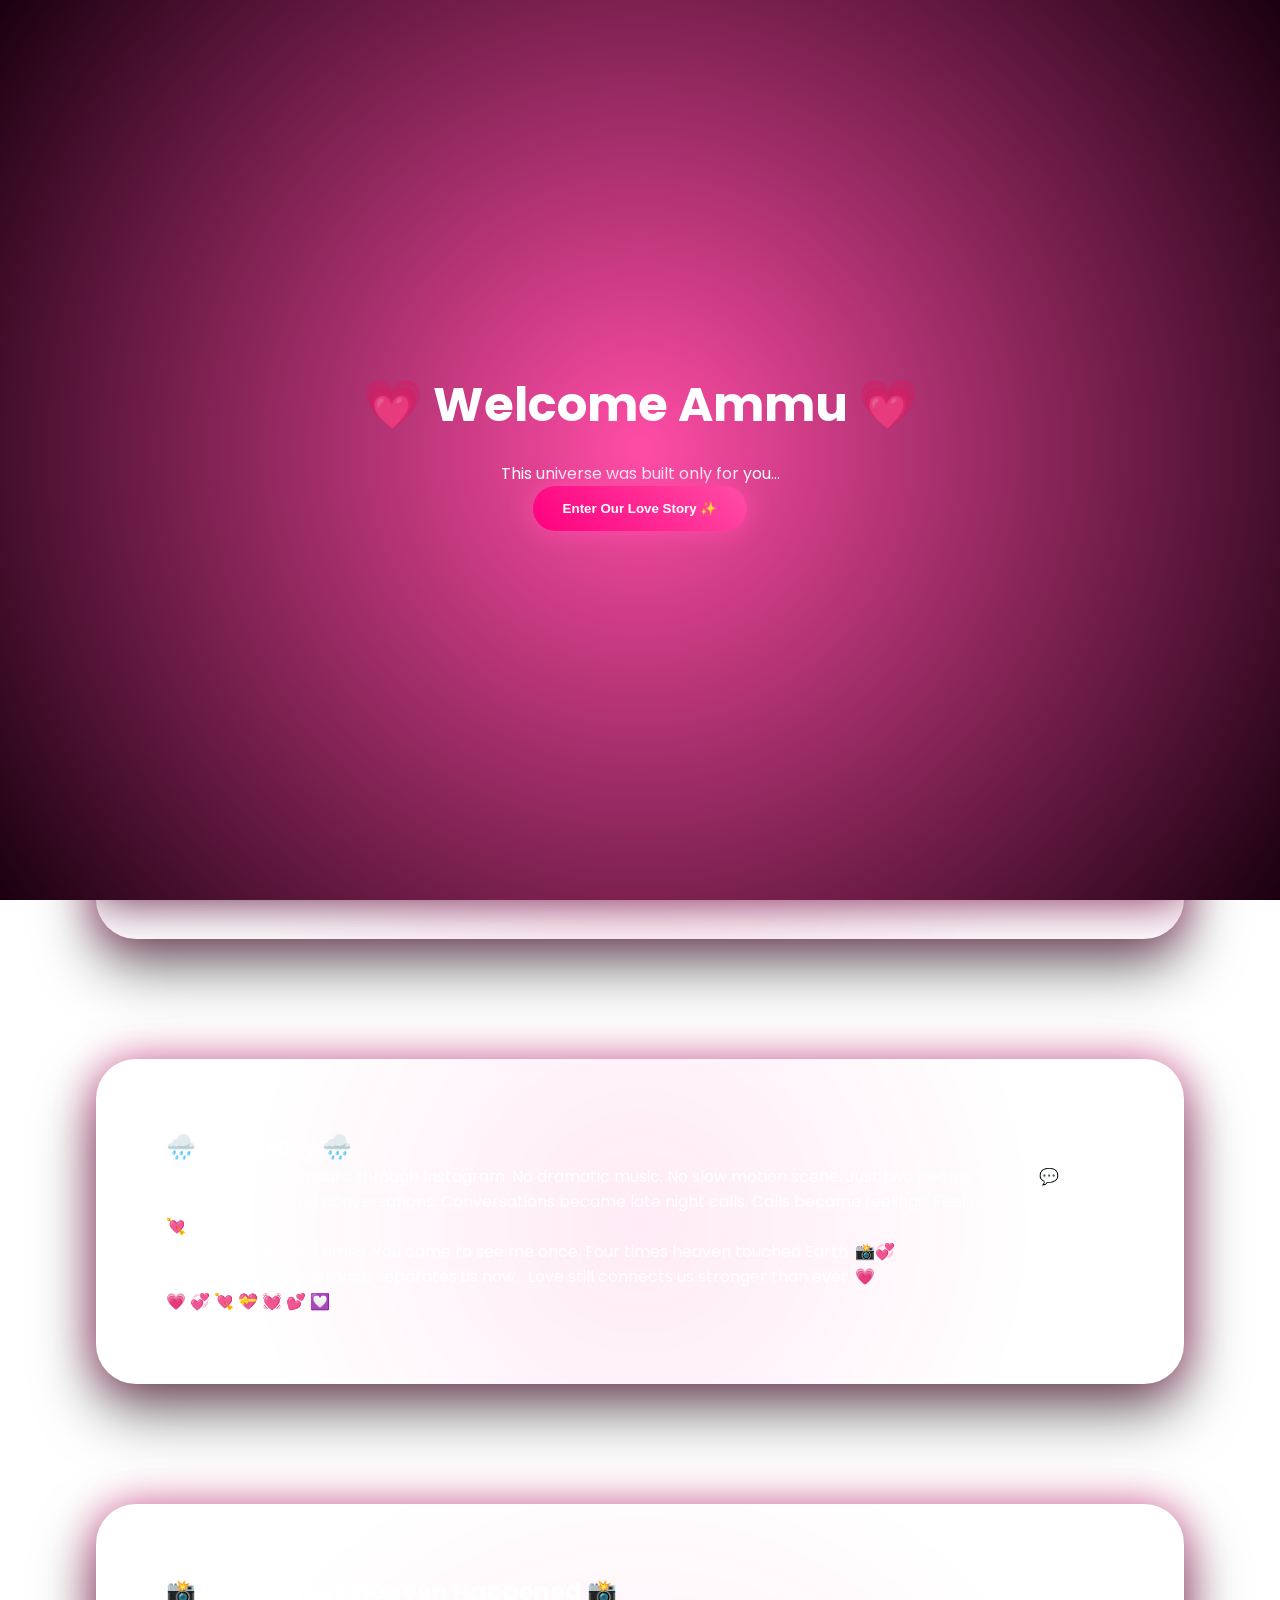
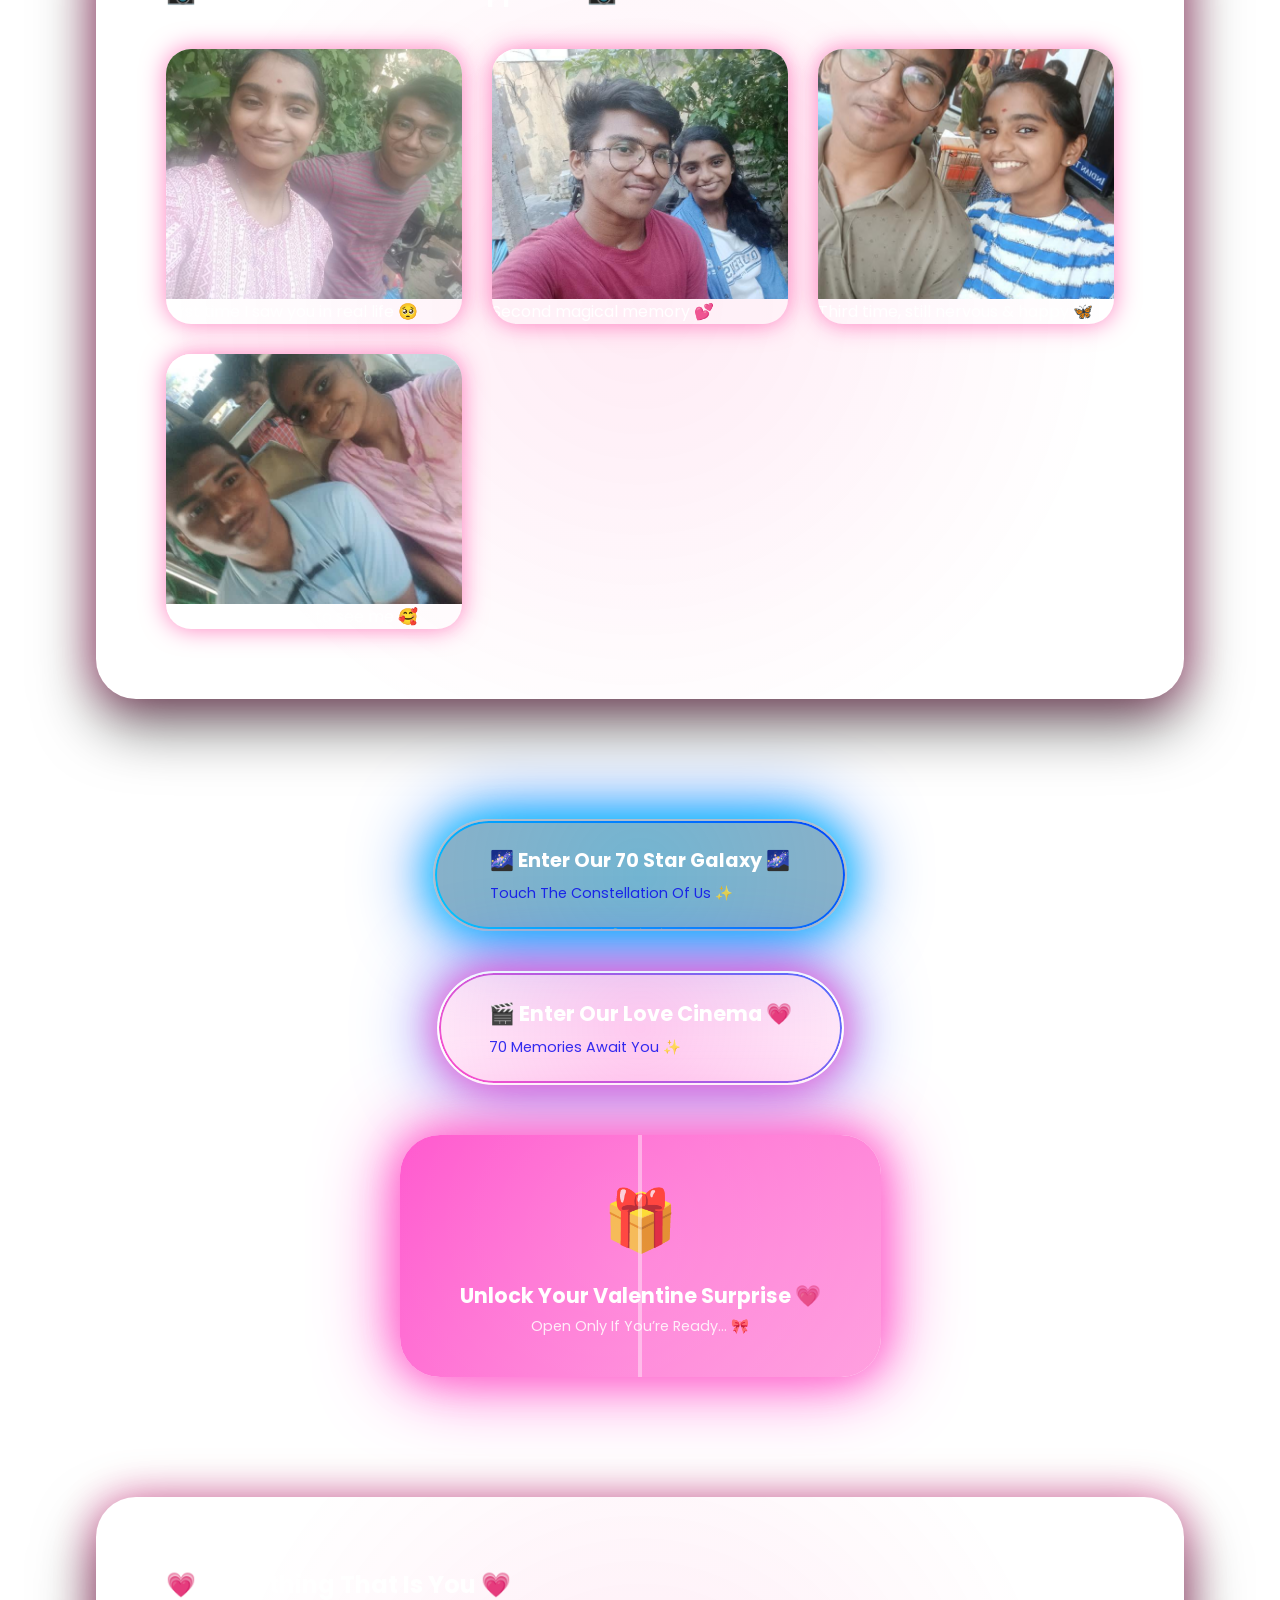
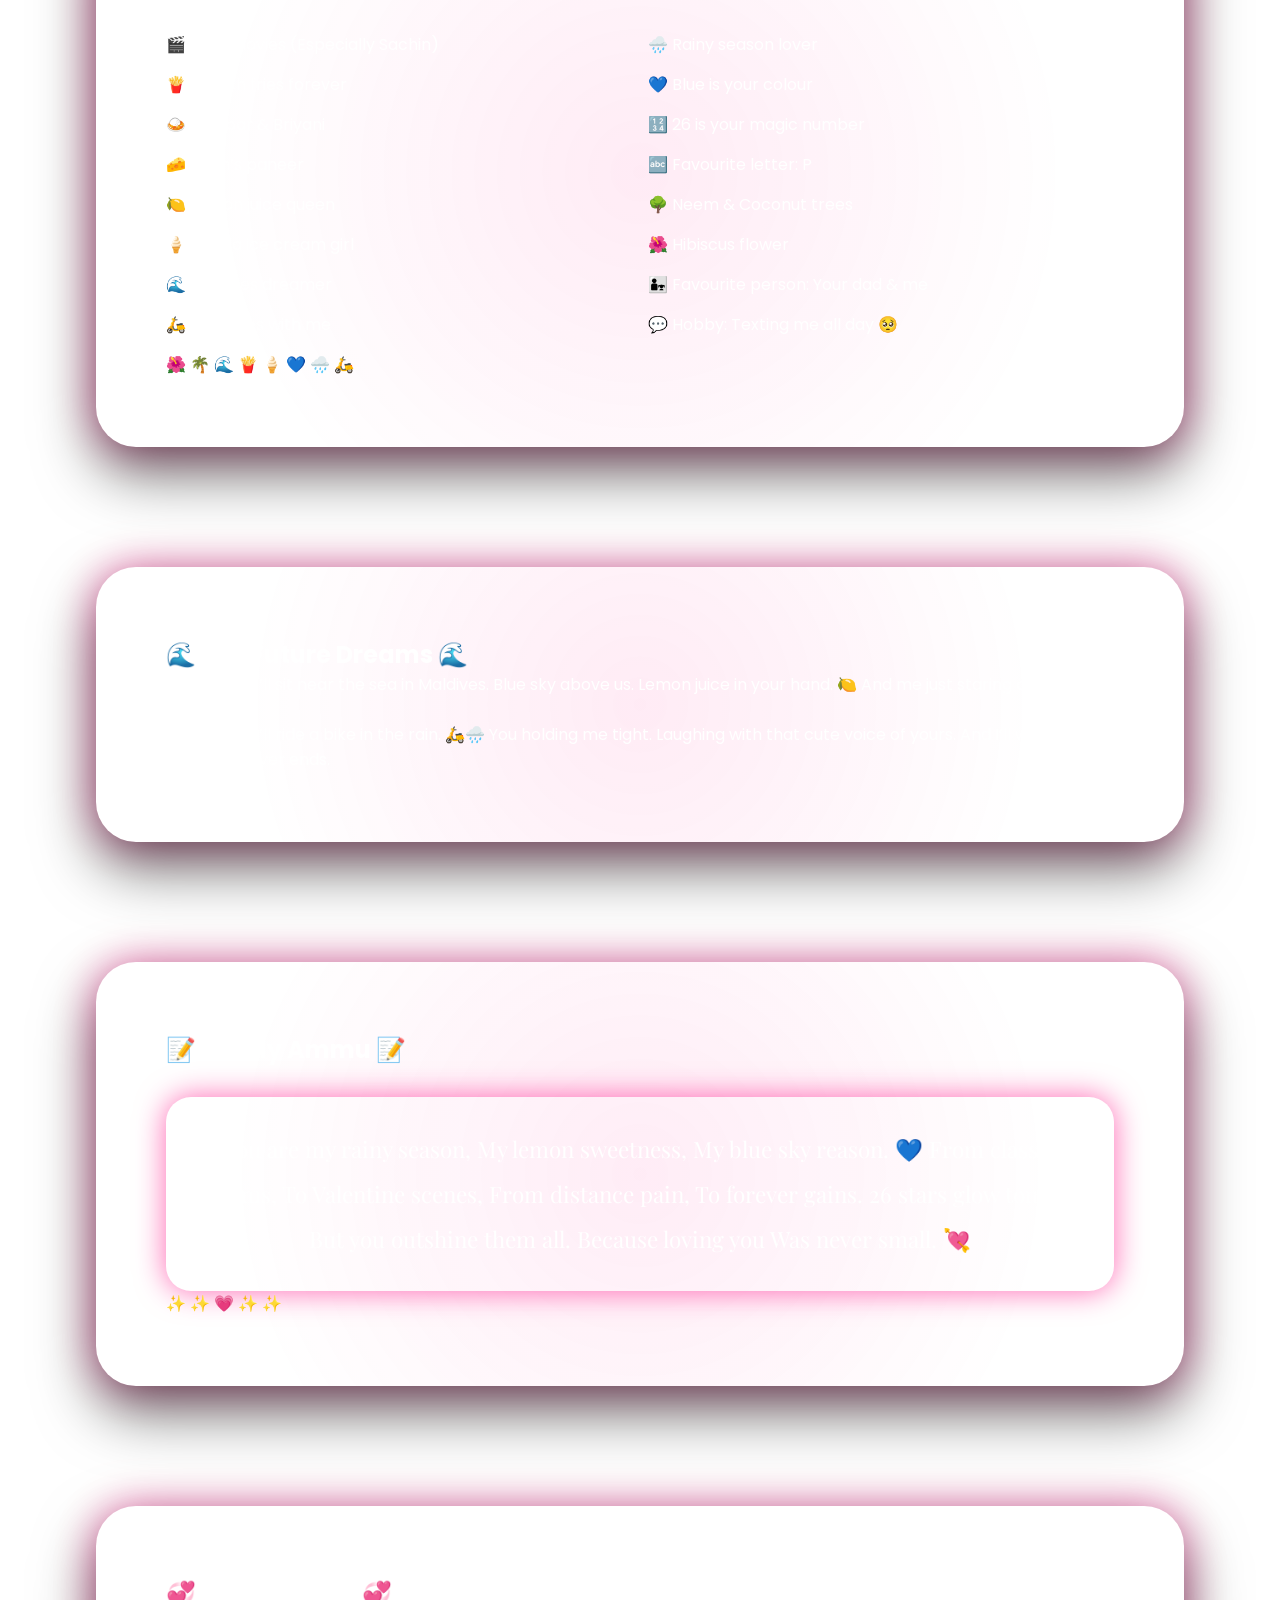
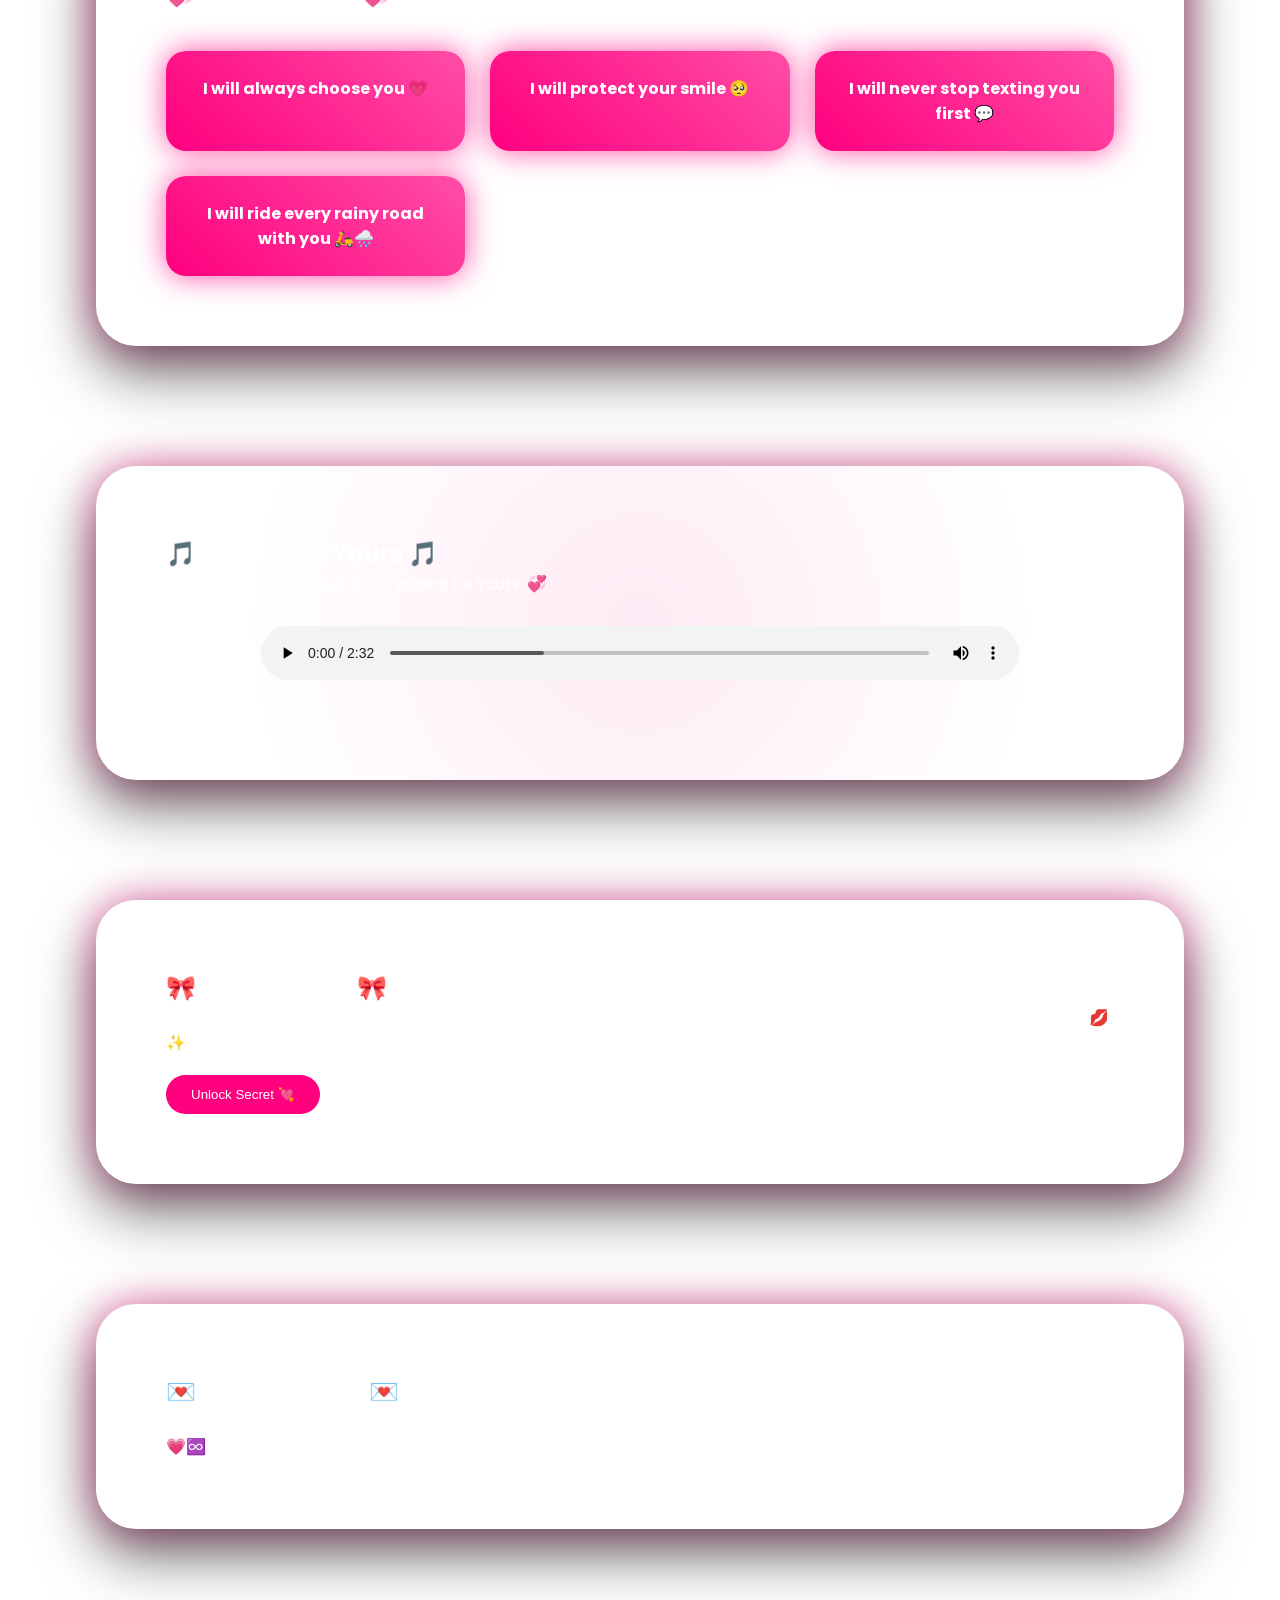
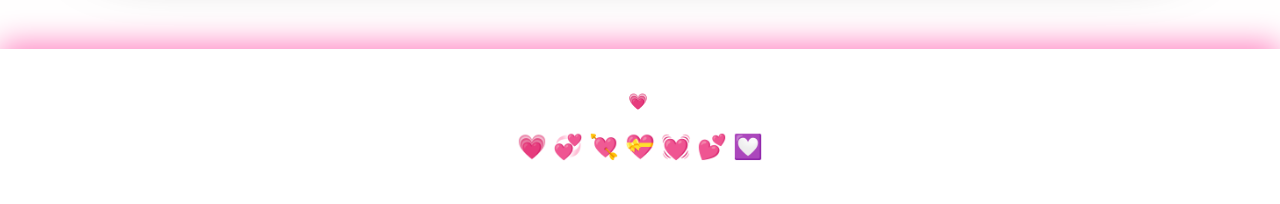
<file: index.html>
<!DOCTYPE html>
<html lang="en">
<head>
    <meta charset="UTF-8">
    <title>Ammu 💗 | The Ultimate Valentine Universe</title>
    <meta name="viewport" content="width=device-width, initial-scale=1.0">

    <!-- Google Fonts -->
    <link href="https://fonts.googleapis.com/css2?family=Poppins:wght@300;500;700&family=Playfair+Display:wght@600;800&display=swap" rel="stylesheet">

    <!-- Main CSS -->
    <link rel="stylesheet" href="main.css">

    <!-- Main JS -->
    <script defer src="main.js"></script>
</head>

<body class="main-page">

<!-- ====================================================== -->
<!-- BACKGROUND EFFECT LAYERS -->
<!-- ====================================================== -->

<div class="background-gradient-layer"></div>
<div class="hearts-layer"></div>
<div class="sparkle-layer"></div>
<div class="petal-layer"></div>
<div class="floating-emoji-layer"></div>
<div class="light-beam-layer"></div>
<div class="noise-texture-layer"></div>

<!-- ====================================================== -->
<!-- OPENING OVERLAY (CINEMATIC INTRO READY) -->
<!-- ====================================================== -->

<div class="intro-overlay" id="introOverlay">
    <div class="intro-content">
        <h1>💗 Welcome Ammu 💗</h1>
        <p>This universe was built only for you…</p>
        <button id="enterUniverseBtn">Enter Our Love Story ✨</button>
    </div>
</div>

<!-- ====================================================== -->
<!-- HERO SECTION -->
<!-- ====================================================== -->

<section class="hero-section">
    <div class="hero-glow"></div>

    <h1 class="main-title">💗 Happy Valentine’s Day Ammu 💗</h1>
    <h2 class="name-title">Pritikah Dhersini 🥺✨</h2>

    <p class="intro-text">
        From 9th Standard…  
        From one Instagram message…  
        From a random chat…  
        To becoming my entire universe🥺✨ 💞
    </p>

    <p>
        You were never just a girl in my DMs idiot 🥺.  
        You became my peaceeeee uh 🥺❤️✨.  
        My favourite notification always ehhh ammu 🤭.
        My rainy season is you ✨🥺.  
        My blue sky is youuu 🥺. 💙🌧️
    </p>

    <div class="hero-decoration">
        <span>🥺</span>
        <span>💞</span>
        <span>✨</span>
        <span>🎀</span>
        <span>💘</span>
    </div>
</section>

<!-- ====================================================== -->
<!-- LOVE TIMER -->
<!-- ====================================================== -->

<section class="love-timer-section">
    <div class="section-glow"></div>

    <h2>⏳ Since February 24, 2025 ⏳</h2>

    <div id="love-timer">
        Counting every second I’ve loved you... 💓
    </div>

    <div class="timer-decoration">
        <span>💗</span>
        <span>♾️</span>
        <span>💞</span>
    </div>
</section>

<!-- ====================================================== -->
<!-- OUR STORY -->
<!-- ====================================================== -->

<section class="story-section">
    <div class="section-glow"></div>

    <h2>🌧️ Our Story 🌧️</h2>

    <p>
        We met in 9th standard through Instagram.  
        No dramatic music. No slow motion scene.  
        Just two people texting. 💬
    </p>

    <p>
        Texts became long conversations.  
        Conversations became late night calls.  
        Calls became feelings.  
        Feelings became love. 💘
    </p>

    <p>
        I came to see you 3 times.  
        You came to see me once.  
        Four times heaven touched Earth. 📸💞
    </p>

    <p>
        And even though distance separates us now…  
        Love still connects us stronger than ever. 💗
    </p>

    <div class="story-emoji-rain">
        💗 💞 💘 💝 💓 💕 💟
    </div>
</section>

<!-- ====================================================== -->
<!-- OUR 4 MEETINGS -->
<!-- ====================================================== -->

<section class="meeting-section">
    <div class="section-glow"></div>

    <h2>📸 The 4 Times Heaven Happened 📸</h2>

    <div class="meet-grid">
        <div class="meet-card">
            <img src="memory1.jpg" alt="Meet 1">
            <p>First time I saw you in real life 🥺</p>
        </div>

        <div class="meet-card">
            <img src="memory2.jpg" alt="Meet 2">
            <p>Second magical memory 💕</p>
        </div>

        <div class="meet-card">
            <img src="memory3.jpg" alt="Meet 3">
            <p>Third time, still nervous & happy 🦋</p>
        </div>

        <div class="meet-card">
            <img src="memory4.jpg" alt="Meet 4">
            <p>The day you came to see me 🥰</p>
        </div>
    </div>
</section>

<div class="galaxy-portal-wrapper">

    <a href="edits.html" class="galaxy-portal">

        <span class="galaxy-glow"></span>
        <span class="galaxy-ring"></span>

        <span class="galaxy-text">
            🌌 Enter Our 70 Star Galaxy 🌌
        </span>

        <span class="galaxy-subtext">
            Touch The Constellation Of Us ✨
        </span>

        <div class="orbit-stars">
            ✨ 💫 ⭐ 🌟 ✨
        </div>

    </a>

</div>

<div class="cinema-portal-wrapper">

    <a href="lovefilm.html" class="cinema-portal">

        <span class="portal-glow"></span>
        <span class="portal-ring"></span>
        <span class="portal-text">
            🎬 Enter Our Love Cinema 💗
        </span>
        <span class="portal-subtext">
            70 Memories Await You ✨
        </span>

    </a>

</div>

<div class="surprise-portal-wrapper">

    <a href="surprise.html" class="surprise-portal">

        <span class="gift-glow"></span>
        <span class="gift-ribbon"></span>

        <div class="gift-box-visual">
            🎁
        </div>

        <div class="surprise-text">
            Unlock Your Valentine Surprise 💗
        </div>

        <div class="surprise-subtext">
            Open Only If You’re Ready… 🎀
        </div>

    </a>

</div>

<!-- ====================================================== -->
<!-- HER WORLD -->
<!-- ====================================================== -->

<section class="her-world">
    <div class="section-glow"></div>

    <h2>💗 Everything That Is You 💗</h2>

    <ul class="favourites-list">
        <li>🎬 Vijay movies (Especially Sachin)</li>
        <li>🍟 French fries forever</li>
        <li>🍛 Sambar & Briyani</li>
        <li>🧀 Mom’s paneer</li>
        <li>🍋 Lemon juice queen</li>
        <li>🍦 Vanilla ice cream girl</li>
        <li>🌊 Maldives dreamer</li>
        <li>🛵 Bike rides with me</li>
        <li>🌧️ Rainy season lover</li>
        <li>💙 Blue is your colour</li>
        <li>🔢 26 is your magic number</li>
        <li>🔤 Favourite letter: P</li>
        <li>🌳 Neem & Coconut trees</li>
        <li>🌺 Hibiscus flower</li>
        <li>👨‍👧 Favourite person: Your dad & me</li>
        <li>💬 Hobby: Texting me all day 🥺</li>
    </ul>

    <div class="favourites-background-icons">
        🌺 🌴 🌊 🍟 🍦 💙 🌧️ 🛵
    </div>
</section>

<!-- ====================================================== -->
<!-- DREAMS -->
<!-- ====================================================== -->

<section class="dream-section">
    <div class="section-glow"></div>

    <h2>🌊 Our Future Dreams 🌊</h2>

    <p>
        One day we’ll sit near the sea in Maldives.  
        Blue sky above us.  
        Lemon juice in your hand. 🍋  
        And me just staring at you like always.
    </p>

    <p>
        One day we’ll ride a bike in the rain. 🛵🌧️  
        You holding me tight.  
        Laughing with that cute voice of yours.  
        And I’ll wish that moment never ends.
    </p>

    <div class="dream-visual-layer"></div>
</section>

<!-- ====================================================== -->
<!-- POEM -->
<!-- ====================================================== -->

<section class="poem-section">
    <div class="section-glow"></div>

    <h2>📝 For My Ammu 📝</h2>

    <div class="poem-box">
        You are my rainy season,  
        My lemon sweetness,  
        My blue sky reason. 💙  

        From class 9 dreams,  
        To Valentine scenes,  
        From distance pain,  
        To forever gains.  

        26 stars glow tonight,  
        But you outshine them all.  
        Because loving you  
        Was never small. 💘
    </div>

    <div class="poem-decorations">
        ✨ ✨ 💗 ✨ ✨
    </div>
</section>

<!-- ====================================================== -->
<!-- LOVE PROMISE WALL -->
<!-- ====================================================== -->

<section class="promise-section">
    <h2>💞 My Promises 💞</h2>

    <div class="promise-grid">
        <div class="promise-card">I will always choose you 💗</div>
        <div class="promise-card">I will protect your smile 🥺</div>
        <div class="promise-card">I will never stop texting you first 💬</div>
        <div class="promise-card">I will ride every rainy road with you 🛵🌧️</div>
    </div>
</section>

<!-- ====================================================== -->
<!-- OUR SONG -->
<!-- ====================================================== -->

<section class="music-section">
    <div class="section-glow"></div>

    <h2>🎵 Wanna Be Yours 🎵</h2>

    <p>
        I don’t just want to love you.  
        I wanna be yours. 💞
    </p>

    <audio id="loveSong" controls loop>
        <source src="song.mp3" type="audio/mpeg">
    </audio>

    <div class="music-visualizer-placeholder"></div>
</section>

<!-- ====================================================== -->
<!-- SECRET SURPRISE -->
<!-- ====================================================== -->

<section class="secret-section">
    <h2>🎀 Hidden Love 🎀</h2>

    <p>
        Try clicking around.  
        Try pressing P.  
        Try double clicking.  
        This page hides surprises… just like I hide how much I adore you. 💋✨
    </p>

    <button id="secretButton">Unlock Secret 💘</button>

    <div id="secretMessage" class="hidden-secret">
        You are my forever, Ammu 💗♾️
    </div>
</section>

<!-- ====================================================== -->
<!-- FINAL CONFESSION -->
<!-- ====================================================== -->

<section class="final-section">
    <h2>💌 My Valentine 💌</h2>

    <p>
        No distance.  
        No time.  
        No situation.  

        Can ever make me stop choosing you.  

        Happy Valentine’s Day Ammu.  
        Forever yours. 💗♾️
    </p>

    <div class="final-glow"></div>
</section>

<footer>
    <p>
        Made with endless love for Pritikah Dhersini 💗  
        Since February 24, 2025 and beyond infinity.
    </p>

    <div class="footer-hearts">
        💗 💞 💘 💝 💓 💕 💟
    </div>
</footer>

</body>
</html>
</file>
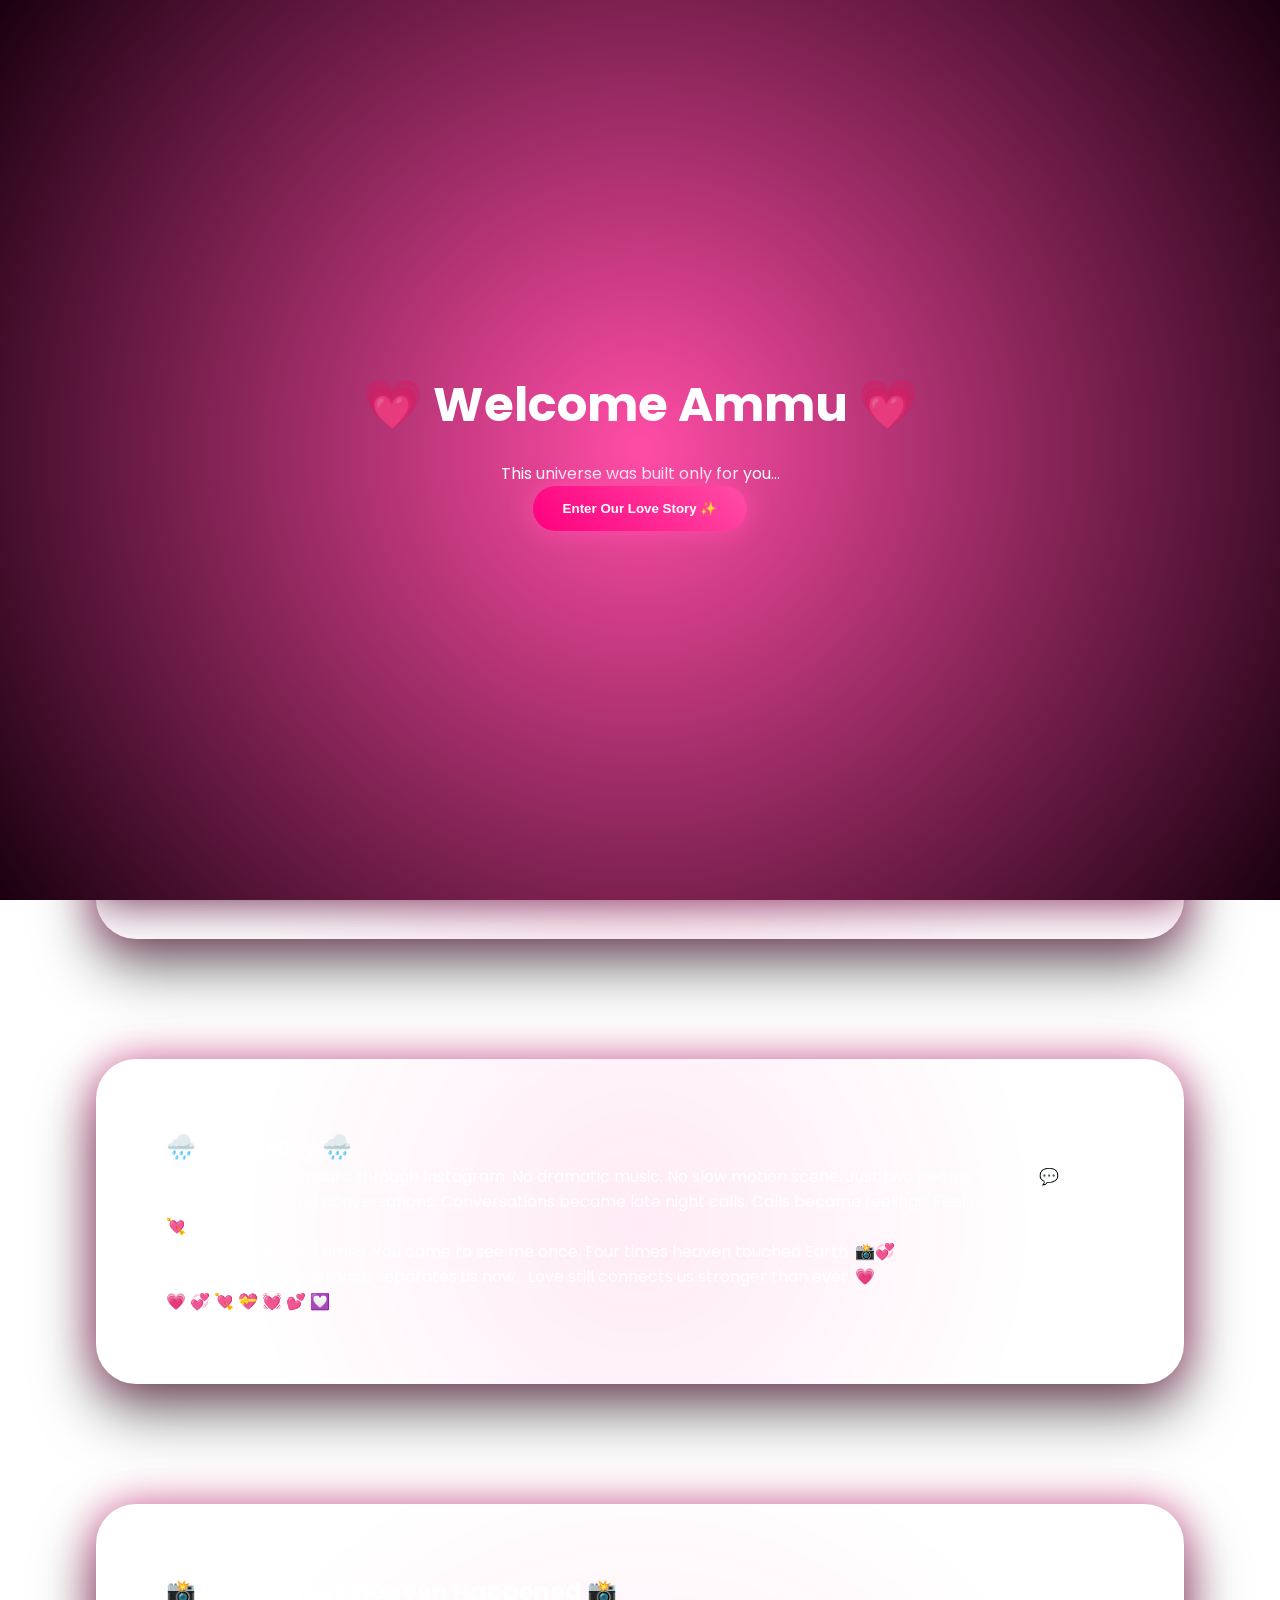
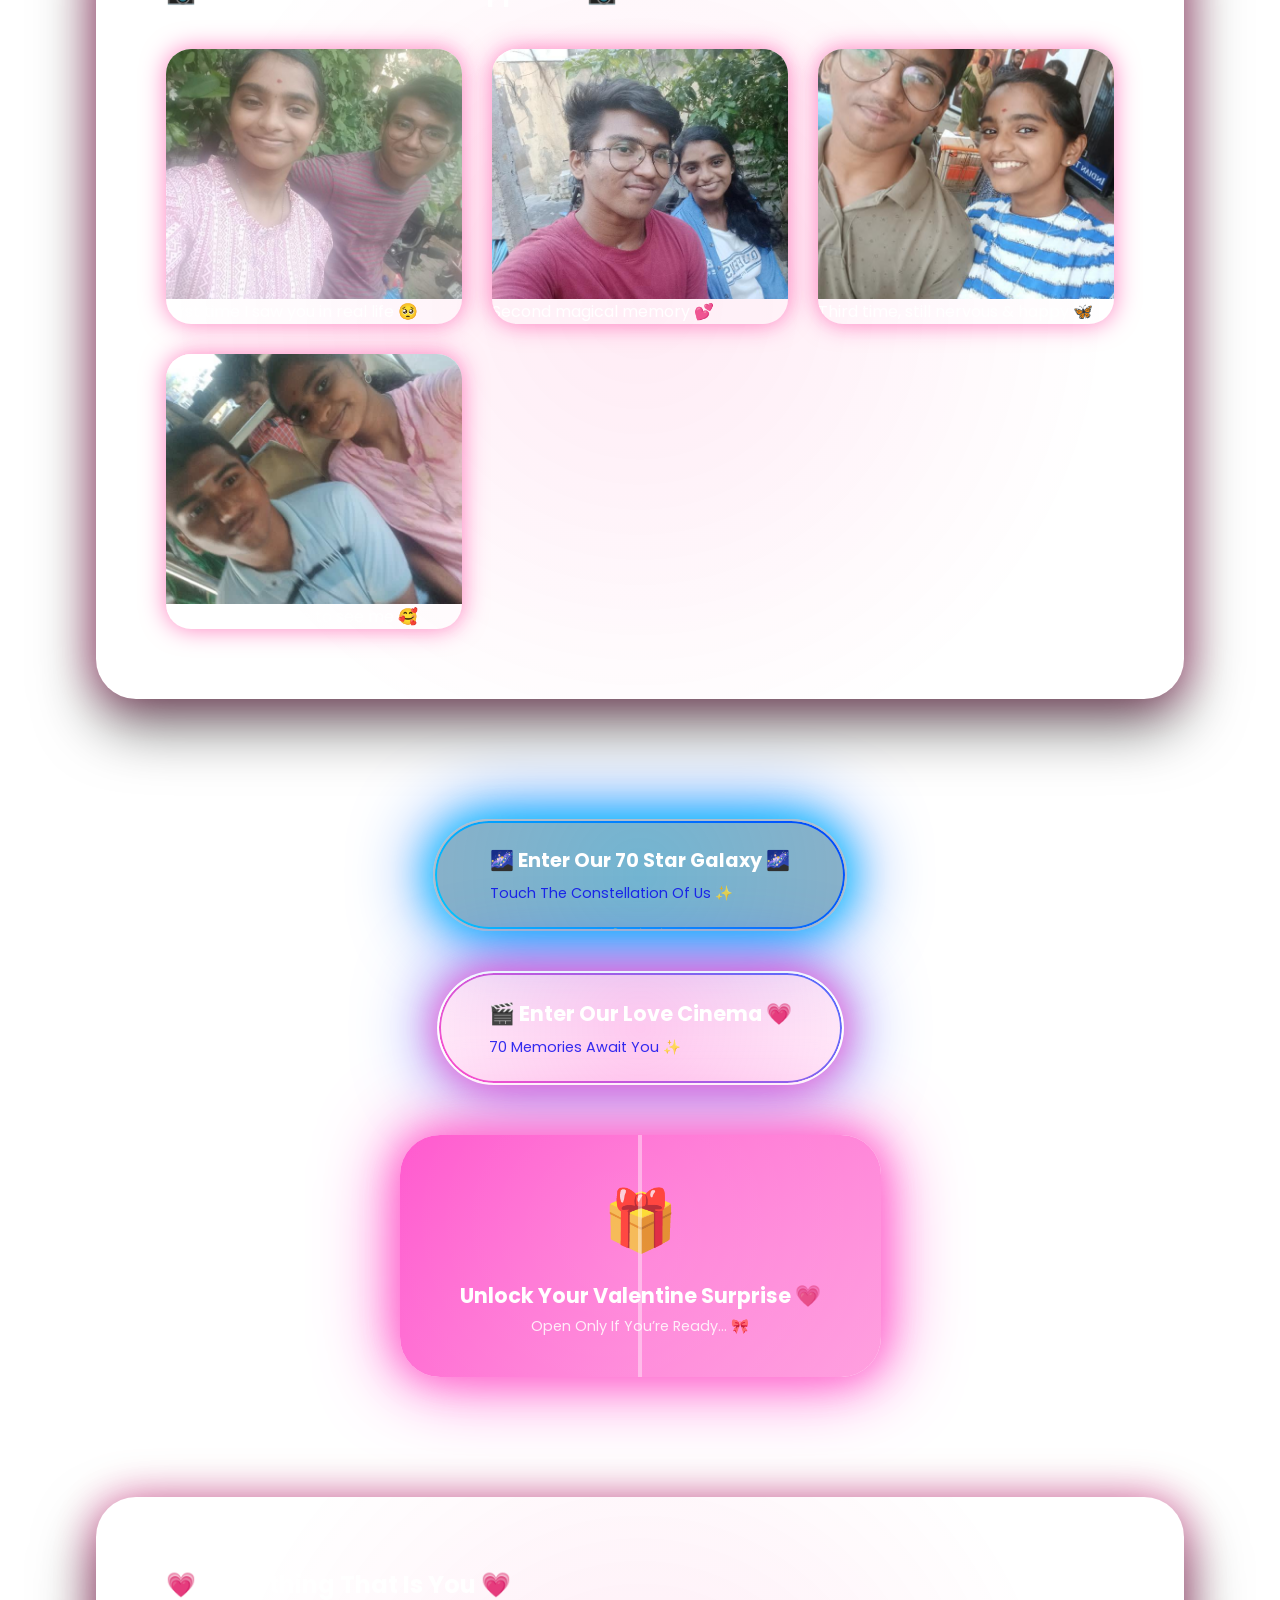
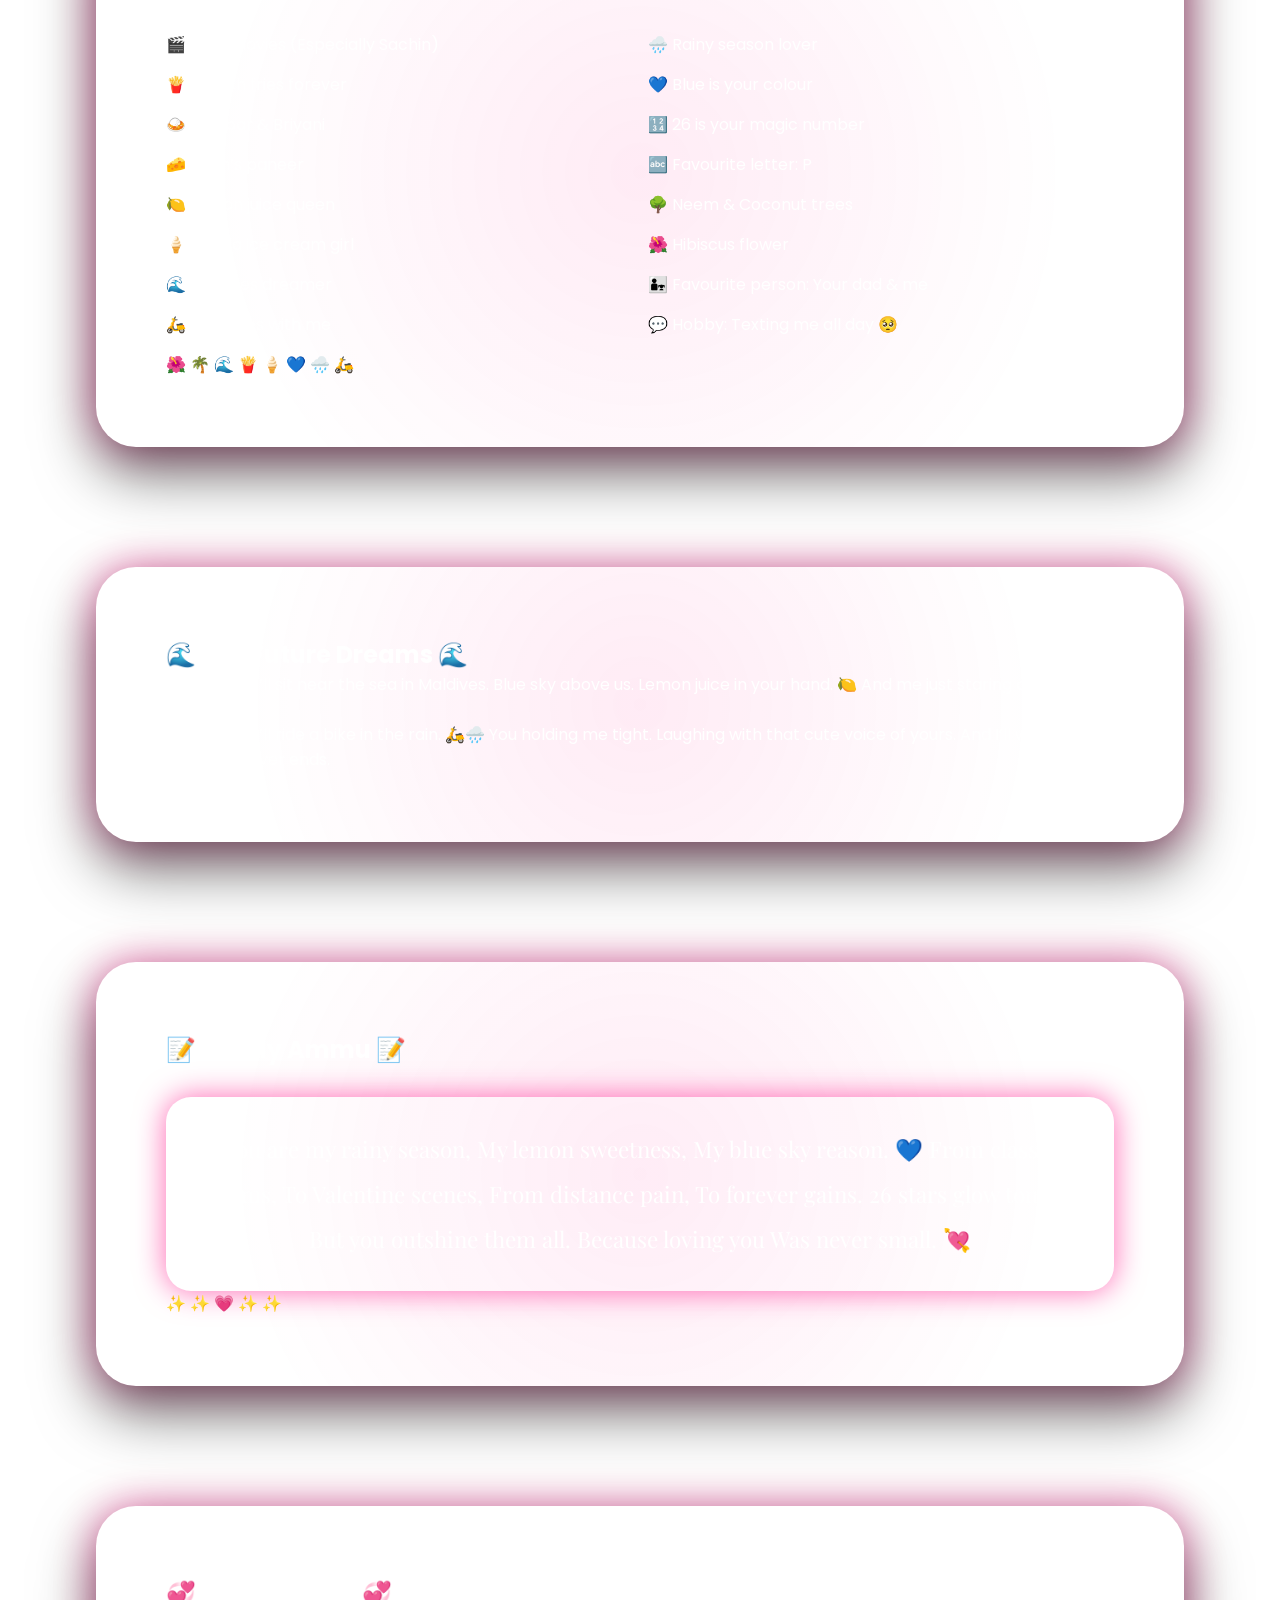
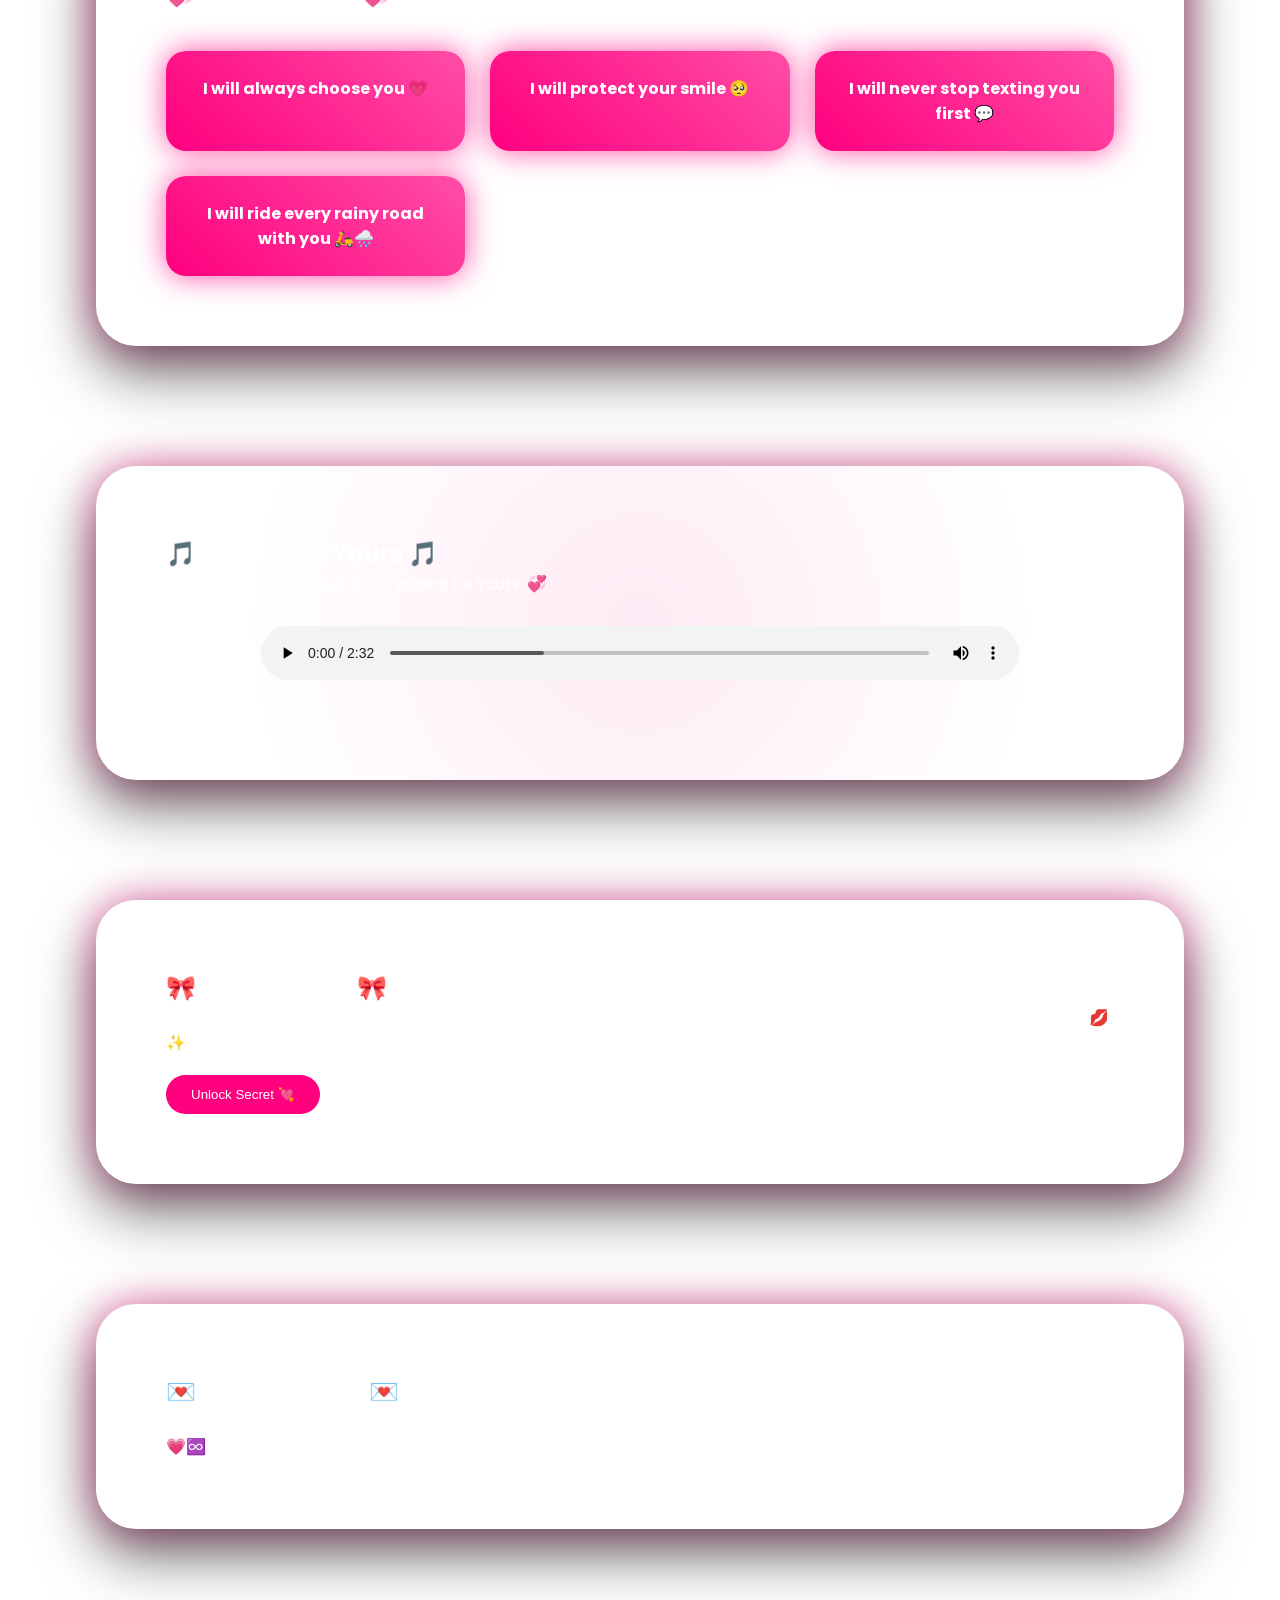
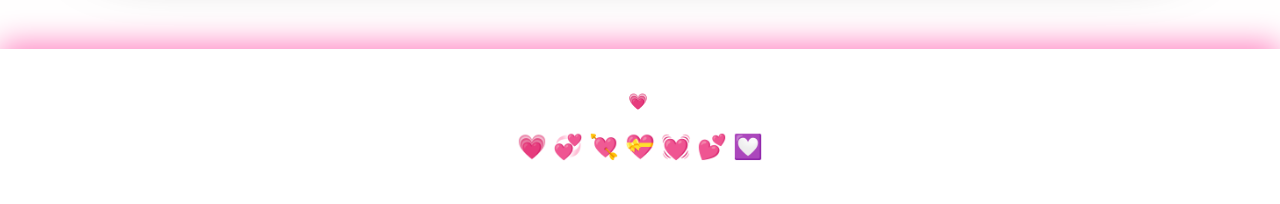
<file: main.html>
<!DOCTYPE html>
<html lang="en">
<head>
    <meta charset="UTF-8">
    <meta name="viewport" content="width=device-width, initial-scale=1.0">
    <meta http-equiv="refresh" content="0; url=index.html">
    <title>Opening our Valentine universe…</title>
    <script>window.location.replace("index.html" + window.location.search + window.location.hash);</script>
</head>
<body>
    <p>Opening the homepage… <a href="index.html">Tap here if you are not redirected.</a></p>
</body>
</html>
</file>
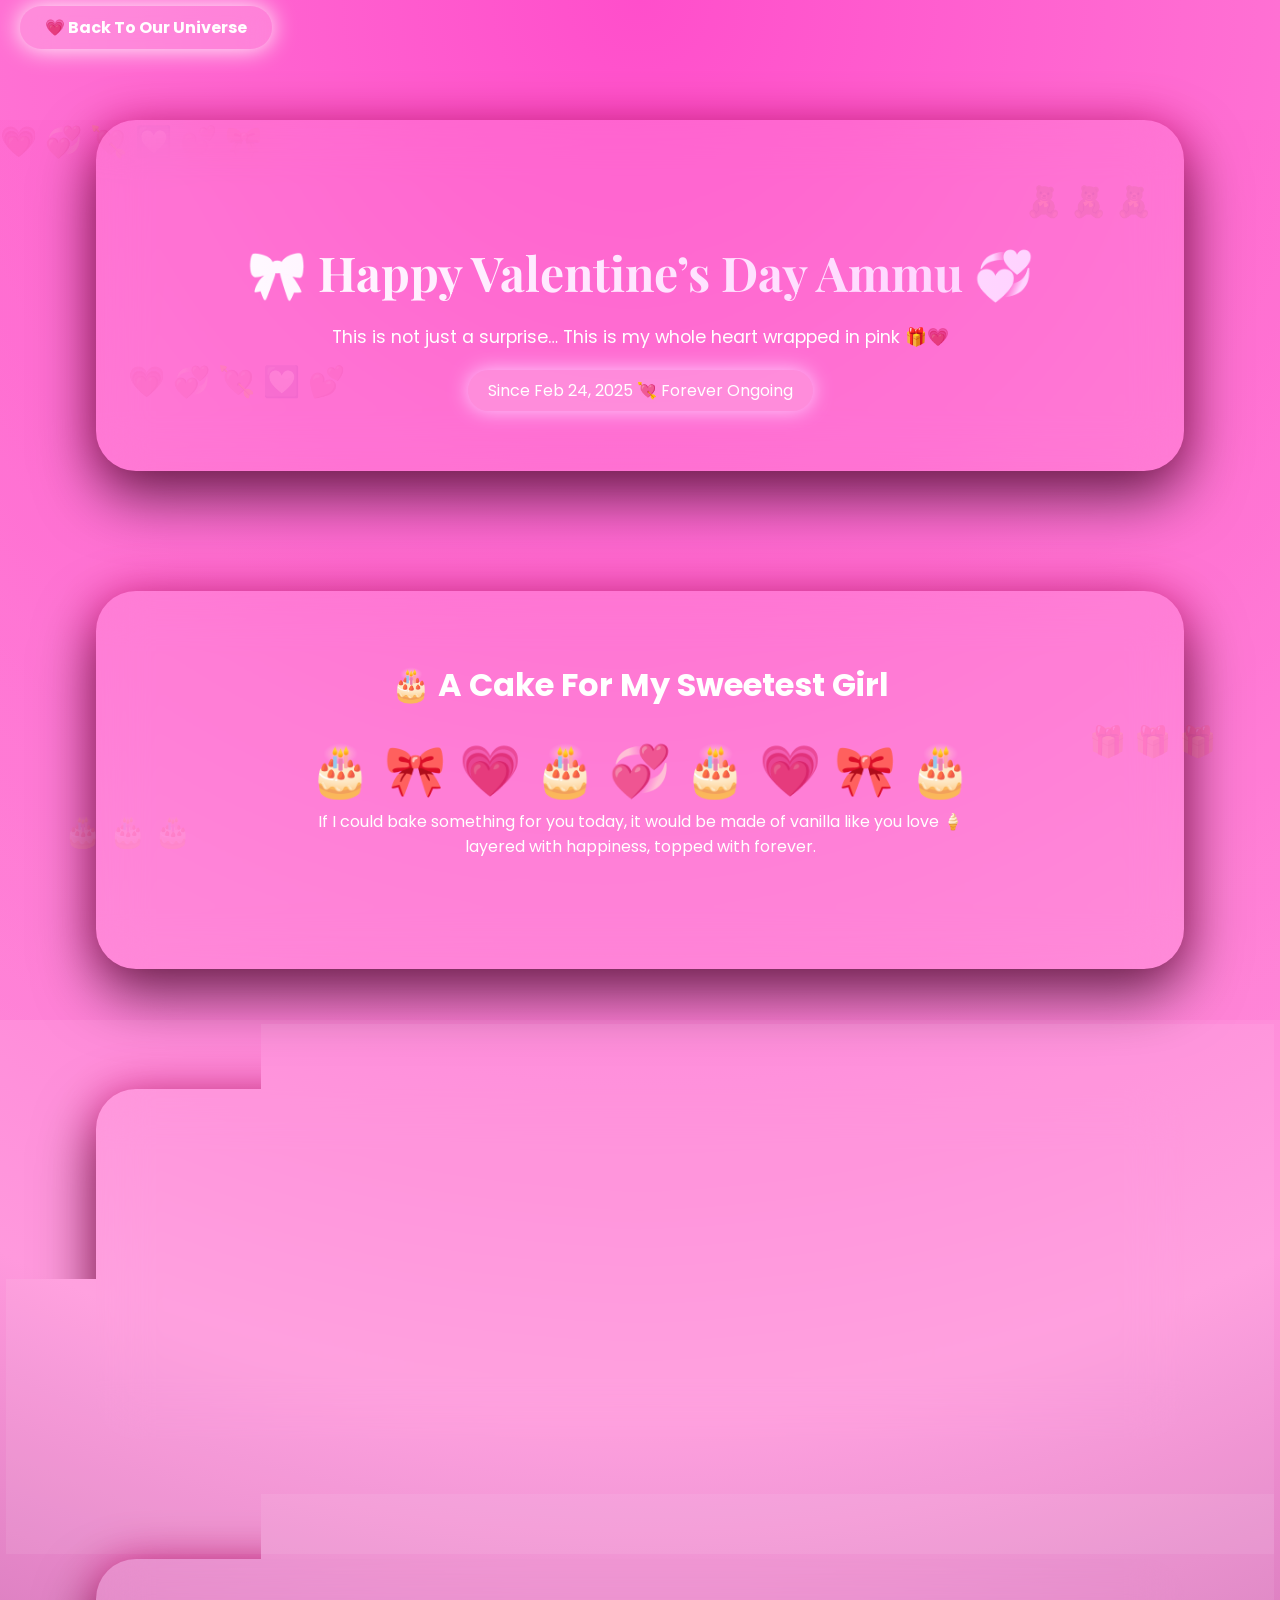
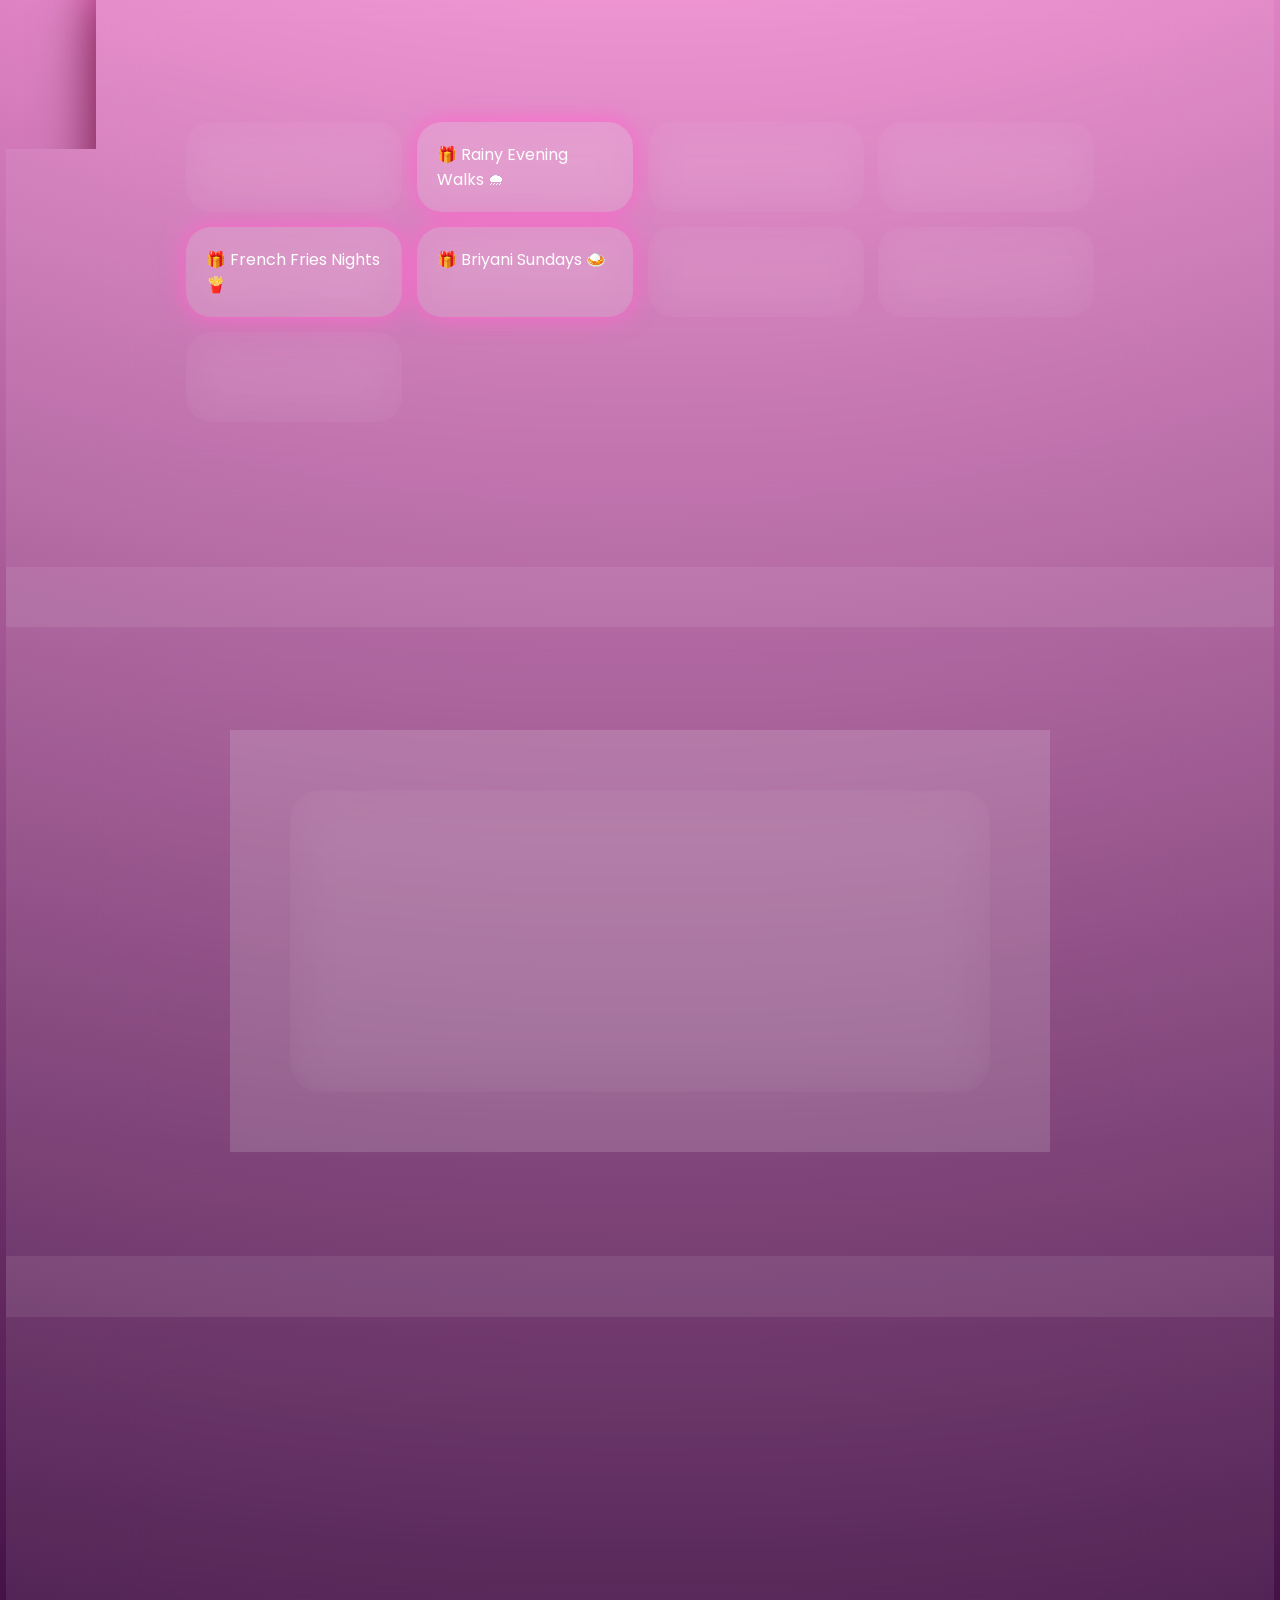
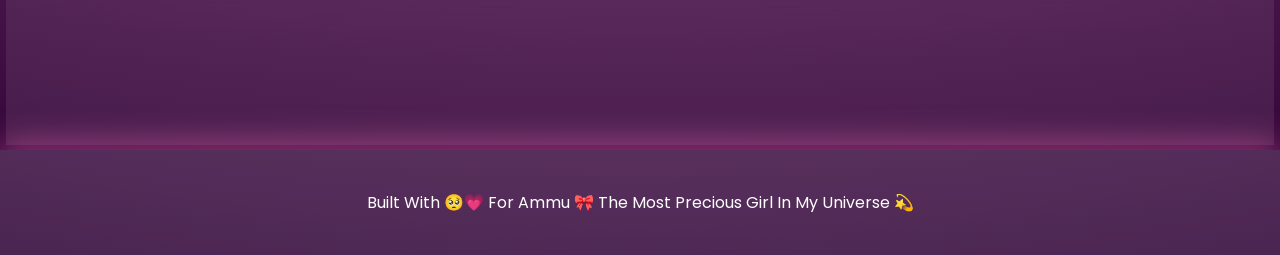
<file: surprise.html>
<!DOCTYPE html>
<html lang="en">
<head>
    <meta charset="UTF-8">
    <title>Valentine Surprise For Ammu 🎁💗</title>
    <meta name="viewport" content="width=device-width, initial-scale=1.0">

    <link rel="stylesheet" href="main.css">

    <link href="https://fonts.googleapis.com/css2?family=Playfair+Display:wght@500;700&family=Poppins:wght@300;400;600&display=swap" rel="stylesheet">
</head>

<body class="surprise-body">

    <!-- Background Layers -->
    <div class="surprise-gradient-layer"></div>
    <div class="surprise-heart-layer"></div>
    <div class="surprise-sparkle-layer"></div>
    <div class="surprise-confetti-layer"></div>

    <!-- Top Navigation -->
    <header class="surprise-header">
        <a href="index.html" class="surprise-back-btn">💗 Back To Our Universe</a>
    </header>

    <!-- Hero Section -->
    <section class="surprise-hero">

        <h1 class="surprise-title">
            🎀 Happy Valentine’s Day Ammu 💞
        </h1>

        <p class="surprise-subtitle">
            This is not just a surprise…  
            This is my whole heart wrapped in pink 🎁💗
        </p>

        <div class="surprise-love-badge">
            Since Feb 24, 2025 💘 Forever Ongoing
        </div>

    </section>

    <!-- Cake Section -->
    <section class="surprise-cake-section">

        <h2 class="section-heading">🎂 A Cake For My Sweetest Girl</h2>

        <div class="cake-display">
            🎂 🎀 💗 🎂 💞 🎂 💗 🎀 🎂
        </div>

        <p class="section-message">
            If I could bake something for you today,  
            it would be made of vanilla like you love 🍦  
            layered with happiness, topped with forever.
        </p>

    </section>

    <!-- Teddy Section -->
    <section class="surprise-teddy-section">

        <h2 class="section-heading">🧸 A Teddy To Hug You When I Can’t</h2>

        <div class="teddy-grid">
            🧸 🧸 🧸 🧸 🧸
            🧸 🧸 🧸 🧸 🧸
        </div>

        <p class="section-message">
            Until I can hold you again,  
            let these teddies do it for me 🥺💗
        </p>

    </section>

    <!-- Gifts Explosion -->
    <section class="surprise-gifts-section">

        <h2 class="section-heading">🎁 Gifts You Deserve Every Day</h2>

        <div class="gift-grid">

            <div class="gift-box">🎁 Endless Bike Rides 🏍</div>
            <div class="gift-box">🎁 Rainy Evening Walks 🌧</div>
            <div class="gift-box">🎁 Blue Sky Memories 💙</div>
            <div class="gift-box">🎁 Lemon Juice Dates 🍋</div>
            <div class="gift-box">🎁 French Fries Nights 🍟</div>
            <div class="gift-box">🎁 Briyani Sundays 🍛</div>
            <div class="gift-box">🎁 Vijay Movie Marathons 🎬</div>
            <div class="gift-box">🎁 Maldives Dream Trip 🌊</div>
            <div class="gift-box">🎁 Guna Caves Adventure 🌄</div>

        </div>

    </section>

    <!-- Love Letter Section -->
    <section class="surprise-letter-section">

        <h2 class="section-heading">💌 A Letter From Me To You</h2>

        <div class="letter-card">

            <p>
                Dear Pritikah Dhersini,
            </p>

            <p>
                From the day I met you in 9th standard,
                my world quietly changed.
                Your voice became my favourite sound.
                Your name became my favourite word.
                Your presence became my favourite place.
            </p>

            <p>
                Even if distance separates us,
                my heart never moves away from you.
                You are my blue sky,
                my rainy season,
                my forever 26.
            </p>

            <p class="letter-sign">
                Always yours,  
                Jeffrin 💗
            </p>

        </div>

    </section>

    <!-- Memory Counter -->
    <section class="surprise-counter-section">

        <h2 class="section-heading">⏳ Our Love Is Still Growing</h2>

        <div class="surprise-love-timer">
            <span id="surpriseDays">00</span> Days  
            <span id="surpriseHours">00</span> Hours  
            <span id="surpriseMinutes">00</span> Minutes  
            <span id="surpriseSeconds">00</span> Seconds  
        </div>

    </section>

    <!-- Floating Decorations -->
    <div class="floating-cakes">🎂 🎂 🎂</div>
    <div class="floating-teddies">🧸 🧸 🧸</div>
    <div class="floating-gifts">🎁 🎁 🎁</div>
    <div class="floating-hearts-big">💗 💞 💘 💟 💕</div>

    <!-- Footer -->
    <footer class="surprise-footer">
        Built With 🥺💗 For Ammu 🎀  
        The Most Precious Girl In My Universe 💫
    </footer>

    <script src="main.js"></script>

</body>
</html>
</file>
<file: main.css>
/* ============================= */
/* GLOBAL RESET */
/* ============================= */

* {
    margin: 0;
    padding: 0;
    box-sizing: border-box;
}

body {
    font-family: 'Poppins', sans-serif;
    color: white;
    background: radial-gradient(circle at 20% 20%, #ff4da6, transparent 40%),
                radial-gradient(circle at 80% 30%, #ff1a75, transparent 40%),
                linear-gradient(135deg, #1a0010, #33001f, #660033);
    background-attachment: fixed;
    overflow-x: hidden;
    position: relative;
}

/* ============================= */
/* BACKGROUND LAYERS */
/* ============================= */

.background-gradient-layer {
    position: fixed;
    inset: 0;
    background: linear-gradient(270deg, #ff007f, #ff4da6, #ff99cc, #ff007f);
    background-size: 800% 800%;
    animation: gradientFlow 25s ease infinite;
    opacity: 0.15;
    z-index: -5;
}

@keyframes gradientFlow {
    0% { background-position: 0% 50%; }
    50% { background-position: 100% 50%; }
    100% { background-position: 0% 50%; }
}

/* ============================= */
/* INTRO OVERLAY */
/* ============================= */

.intro-overlay {
    position: fixed;
    inset: 0;
    background: radial-gradient(circle, #ff4da6, #1a0010);
    display: flex;
    justify-content: center;
    align-items: center;
    z-index: 999;
    text-align: center;
    transition: opacity 1s ease;
}

.intro-content h1 {
    font-size: 3rem;
    margin-bottom: 20px;
}

.intro-content button {
    padding: 15px 30px;
    border: none;
    border-radius: 30px;
    background: linear-gradient(45deg, #ff007f, #ff4da6);
    color: white;
    font-weight: bold;
    cursor: pointer;
    box-shadow: 0 0 25px #ff4da6;
    transition: 0.3s ease;
}

.intro-content button:hover {
    transform: scale(1.1);
    box-shadow: 0 0 40px #ff99cc;
}

/* ============================= */
/* SECTIONS */
/* ============================= */

section {
    margin: 120px auto;
    padding: 70px;
    width: 85%;
    max-width: 1100px;
    border-radius: 40px;
    background: rgba(255, 255, 255, 0.08);
    backdrop-filter: blur(25px);
    box-shadow: 
        0 25px 60px rgba(0,0,0,0.6),
        0 0 40px rgba(255, 0, 128, 0.5);
    position: relative;
    overflow: hidden;
    transition: 0.6s ease;
}

section:hover {
    transform: translateY(-10px);
}

/* Glow inside sections */
.section-glow {
    position: absolute;
    inset: 0;
    background: radial-gradient(circle, rgba(255,0,128,0.2), transparent 70%);
    opacity: 0.4;
    z-index: -1;
}

/* ============================= */
/* HERO */
/* ============================= */

.main-title {
    font-family: 'Playfair Display', serif;
    font-size: 3.5rem;
    text-align: center;
    margin-bottom: 20px;
    text-shadow: 0 0 30px #ff4da6;
}

.name-title {
    text-align: center;
    font-size: 2rem;
    color: #ff99cc;
    margin-bottom: 30px;
}

.hero-decoration span {
    font-size: 2rem;
    margin: 10px;
    animation: floatEmoji 3s ease-in-out infinite;
}

@keyframes floatEmoji {
    0% { transform: translateY(0px); }
    50% { transform: translateY(-10px); }
    100% { transform: translateY(0px); }
}

/* ============================= */
/* TIMER */
/* ============================= */

#love-timer {
    text-align: center;
    font-size: 1.8rem;
    margin-top: 20px;
    color: #ffccdd;
    text-shadow: 0 0 15px #ff4da6;
}

/* ============================= */
/* MEETING GRID */
/* ============================= */

.meet-grid {
    display: grid;
    grid-template-columns: repeat(auto-fit, minmax(250px, 1fr));
    gap: 30px;
    margin-top: 40px;
}

.meet-card {
    background: rgba(255,255,255,0.1);
    border-radius: 25px;
    overflow: hidden;
    transition: 0.5s ease;
    box-shadow: 0 0 25px rgba(255,0,128,0.5);
}

.meet-card img {
    width: 100%;
    height: 250px;
    object-fit: cover;
}

.meet-card:hover {
    transform: scale(1.08);
}

/* ============================= */
/* FAVOURITES */
/* ============================= */

.favourites-list {
    columns: 2;
    margin-top: 30px;
    list-style: none;
}

.favourites-list li {
    margin-bottom: 15px;
    transition: 0.3s;
}

.favourites-list li:hover {
    transform: translateX(10px);
    color: #ff99cc;
}

/* ============================= */
/* POEM */
/* ============================= */

.poem-box {
    font-family: 'Playfair Display', serif;
    font-size: 1.4rem;
    text-align: center;
    line-height: 2;
    margin-top: 30px;
    padding: 30px;
    border-radius: 25px;
    background: rgba(255,255,255,0.05);
    box-shadow: 0 0 30px rgba(255,0,128,0.6);
}

/* ============================= */
/* PROMISE GRID */
/* ============================= */

.promise-grid {
    display: grid;
    grid-template-columns: repeat(auto-fit, minmax(220px, 1fr));
    gap: 25px;
    margin-top: 40px;
}

.promise-card {
    background: linear-gradient(45deg, #ff007f, #ff4da6);
    padding: 25px;
    border-radius: 20px;
    text-align: center;
    font-weight: bold;
    box-shadow: 0 0 30px #ff4da6;
    transition: 0.4s;
}

.promise-card:hover {
    transform: scale(1.1);
}

/* ============================= */
/* MUSIC */
/* ============================= */

.music-section audio {
    display: block;
    margin: 30px auto;
    width: 80%;
}

/* ============================= */
/* SECRET */
/* ============================= */

#secretButton {
    padding: 12px 25px;
    border: none;
    border-radius: 20px;
    background: #ff007f;
    color: white;
    cursor: pointer;
    margin-top: 20px;
}

.hidden-secret {
    margin-top: 20px;
    display: none;
    font-size: 1.5rem;
    color: #ffccdd;
}

/* ============================= */
/* FOOTER */
/* ============================= */

footer {
    text-align: center;
    padding: 40px;
    background: rgba(255,255,255,0.05);
    margin-top: 100px;
    box-shadow: 0 -5px 30px rgba(255,0,128,0.5);
}

.footer-hearts {
    margin-top: 15px;
    font-size: 1.5rem;
    animation: floatEmoji 3s infinite;
}

/* ================================================= */
/* NIGHT SKY BODY */
/* ================================================= */

.night-sky-body {
    background: radial-gradient(circle at 50% 20%, #1a0033, #000814 60%, #000000 100%);
    overflow-x: hidden;
    position: relative;
}

/* ================================================= */
/* SKY LAYERS */
/* ================================================= */

.sky-gradient-layer {
    position: fixed;
    inset: 0;
    background: linear-gradient(270deg, #0d1b2a, #1b263b, #3a0ca3, #0d1b2a);
    background-size: 600% 600%;
    animation: skyShift 40s ease infinite;
    opacity: 0.6;
    z-index: -10;
}

@keyframes skyShift {
    0% { background-position: 0% 50%; }
    50% { background-position: 100% 50%; }
    100% { background-position: 0% 50%; }
}

.nebula-layer {
    position: fixed;
    inset: 0;
    background:
        radial-gradient(circle at 20% 40%, rgba(255,0,150,0.3), transparent 50%),
        radial-gradient(circle at 80% 70%, rgba(0,200,255,0.3), transparent 50%);
    filter: blur(80px);
    z-index: -9;
}

.dense-star-layer {
    position: fixed;
    inset: 0;
    background-image:
        radial-gradient(white 1px, transparent 1px),
        radial-gradient(white 1px, transparent 1px);
    background-size: 60px 60px, 120px 120px;
    opacity: 0.4;
    z-index: -8;
}

.twinkle-star-layer {
    position: fixed;
    inset: 0;
    background-image: radial-gradient(white 1px, transparent 1px);
    background-size: 40px 40px;
    animation: twinkle 3s infinite alternate;
    opacity: 0.6;
    z-index: -7;
}

@keyframes twinkle {
    from { opacity: 0.4; }
    to { opacity: 0.8; }
}

.deep-space-glow {
    position: fixed;
    inset: 0;
    box-shadow: inset 0 0 200px rgba(0,0,50,0.9);
    z-index: -6;
}

/* ================================================= */
/* MOON */
/* ================================================= */

.moon-container {
    position: absolute;
    top: 100px;
    right: 80px;
}

.moon {
    width: 120px;
    height: 120px;
    background: radial-gradient(circle, #ffffff, #cccccc);
    border-radius: 50%;
    box-shadow: 0 0 40px white;
}

.moon-glow {
    position: absolute;
    inset: -30px;
    border-radius: 50%;
    background: radial-gradient(circle, rgba(255,255,255,0.4), transparent);
    animation: moonPulse 4s infinite;
}

@keyframes moonPulse {
    0% { transform: scale(1); opacity: 0.5; }
    50% { transform: scale(1.1); opacity: 0.8; }
    100% { transform: scale(1); opacity: 0.5; }
}

/* ================================================= */
/* HERO SKY */
/* ================================================= */

.sky-hero-section {
    text-align: center;
    padding: 120px 20px;
}

.sky-title {
    font-size: 3.5rem;
    text-shadow: 0 0 30px #ff66cc;
}

.sky-subtitle {
    margin-top: 20px;
    font-size: 1.3rem;
    text-shadow: 0 0 15px rgba(255,255,255,0.5);
}

.sky-heart-banner {
    margin-top: 30px;
    font-size: 2rem;
    animation: floatBanner 6s ease-in-out infinite;
}

@keyframes floatBanner {
    0% { transform: translateY(0); }
    50% { transform: translateY(-15px); }
    100% { transform: translateY(0); }
}

/* ================================================= */
/* CONSTELLATION MAP */
/* ================================================= */

.sky-field {
    position: relative;
    height: 600px;
    margin-top: 60px;
}

.constellation-node {
    width: 18px;
    height: 18px;
    background: white;
    border-radius: 50%;
    position: absolute;
    box-shadow: 0 0 20px white;
    cursor: pointer;
    animation: starPulse 2s infinite alternate;
}

@keyframes starPulse {
    from { transform: scale(1); }
    to { transform: scale(1.3); }
}

/* Random positioning feel */
.constellation-node:nth-child(1) { top: 20%; left: 15%; }
.constellation-node:nth-child(2) { top: 35%; left: 40%; }
.constellation-node:nth-child(3) { top: 25%; left: 65%; }
.constellation-node:nth-child(4) { top: 55%; left: 20%; }
.constellation-node:nth-child(5) { top: 70%; left: 50%; }
.constellation-node:nth-child(6) { top: 45%; left: 75%; }

/* ================================================= */
/* CONSTELLATION LINES */
/* ================================================= */

.constellation-lines {
    position: absolute;
    width: 100%;
    height: 100%;
}

.constellation-lines line {
    stroke: rgba(255,255,255,0.4);
    stroke-width: 2;
}

/* ================================================= */
/* COSMIC VIDEO PORTAL */
/* ================================================= */

.cosmic-video-portal {
    text-align: center;
    margin-top: 120px;
}

.portal-frame {
    position: relative;
    margin: 60px auto;
    width: 360px;
    height: 640px;
}

.vertical-video-container {
    width: 100%;
    height: 100%;
    border-radius: 30px;
    overflow: hidden;
    box-shadow: 0 0 40px #ff66cc;
}

.vertical-video-container video {
    width: 100%;
    height: 100%;
    object-fit: cover;
}

/* Portal Rings */

.ring {
    position: absolute;
    border-radius: 50%;
    border: 2px solid rgba(255,255,255,0.3);
    animation: rotateRing 20s linear infinite;
}

.ring-1 {
    width: 500px;
    height: 500px;
    top: -70px;
    left: -70px;
}

.ring-2 {
    width: 600px;
    height: 600px;
    top: -120px;
    left: -120px;
    animation-direction: reverse;
}

@keyframes rotateRing {
    from { transform: rotate(0deg); }
    to { transform: rotate(360deg); }
}

/* ================================================= */
/* STAR COUNTER GRID */
/* ================================================= */

.star-counter-grid {
    display: grid;
    grid-template-columns: repeat(10, 1fr);
    gap: 15px;
    margin-top: 50px;
}

.star-indicator {
    width: 20px;
    height: 20px;
    background: white;
    border-radius: 50%;
    box-shadow: 0 0 15px white;
    animation: twinkle 2s infinite alternate;
}

/* ================================================= */
/* DEEP SKY MESSAGE */
/* ================================================= */

.deep-sky-message {
    text-align: center;
    padding: 100px 20px;
}

.sky-emoji-drift {
    margin-top: 30px;
    font-size: 2rem;
    animation: floatBanner 5s infinite;
}

/* ================================================= */
/* FOOTER */
/* ================================================= */

.sky-footer {
    text-align: center;
    padding: 60px;
    background: rgba(0,0,0,0.5);
    box-shadow: 0 -5px 40px rgba(255,0,200,0.3);
}


/* ===============================
   LOVE FILM PAGE – HYPER MODE
================================= */

.lovefilm-body {
    margin: 0;
    padding: 0;
    overflow-x: hidden;
    font-family: 'Poppins', sans-serif;
    background: radial-gradient(circle at top, #0b0f2f, #020314 70%);
    color: white;
    position: relative;
}

/* ===============================
   Animated Background Layers
================================= */

.film-gradient-layer {
    position: fixed;
    width: 100%;
    height: 100%;
    background: linear-gradient(45deg, #ff4ecb, #4e6bff, #ff99dd);
    background-size: 400% 400%;
    animation: gradientShift 15s ease infinite;
    opacity: 0.15;
    z-index: -5;
}

@keyframes gradientShift {
    0% { background-position: 0% 50%; }
    50% { background-position: 100% 50%; }
    100% { background-position: 0% 50%; }
}

.film-stars-layer {
    position: fixed;
    width: 100%;
    height: 100%;
    background: url("https://www.transparenttextures.com/patterns/stardust.png");
    animation: starMove 120s linear infinite;
    opacity: 0.4;
    z-index: -4;
}

@keyframes starMove {
    from { background-position: 0 0; }
    to { background-position: 0 1000px; }
}

/* Floating hearts */
.film-hearts-layer::before {
    content: "💗 💞 💘 🎀 💟 💕";
    position: fixed;
    width: 100%;
    font-size: 24px;
    animation: floatHearts 20s linear infinite;
    opacity: 0.2;
}

@keyframes floatHearts {
    from { transform: translateY(100vh); }
    to { transform: translateY(-100vh); }
}

/* ===============================
   Header Navigation
================================= */

.film-header {
    position: fixed;
    top: 15px;
    width: 100%;
    display: flex;
    justify-content: space-between;
    padding: 0 30px;
    z-index: 1000;
}

.film-header a {
    background: rgba(255,255,255,0.1);
    padding: 10px 20px;
    border-radius: 30px;
    backdrop-filter: blur(10px);
    text-decoration: none;
    color: white;
    font-weight: 600;
    box-shadow: 0 0 20px #ff66cc;
    transition: 0.3s ease;
}

.film-header a:hover {
    transform: scale(1.1);
    box-shadow: 0 0 40px #ff4ecb;
}

/* ===============================
   Hero Section
================================= */

.film-hero-section {
    padding-top: 120px;
    text-align: center;
    padding-bottom: 60px;
}

.film-main-title {
    font-family: 'Playfair Display', serif;
    font-size: 3rem;
    letter-spacing: 3px;
    background: linear-gradient(90deg, #ff4ecb, #4e6bff);
    -webkit-background-clip: text;
    -webkit-text-fill-color: transparent;
    animation: glowTitle 3s ease-in-out infinite alternate;
}

@keyframes glowTitle {
    from { text-shadow: 0 0 10px #ff66cc; }
    to { text-shadow: 0 0 30px #4e6bff; }
}

.film-subtitle {
    margin-top: 20px;
    font-size: 1.1rem;
    opacity: 0.85;
}

.film-love-badge {
    margin-top: 20px;
    display: inline-block;
    padding: 8px 20px;
    border-radius: 20px;
    background: rgba(255, 105, 180, 0.2);
    box-shadow: 0 0 20px pink;
}

/* ===============================
   Cinema Frame
================================= */

.film-cinema-wrapper {
    display: flex;
    justify-content: center;
    align-items: center;
    padding: 40px 0;
    position: relative;
}

.film-cinema-frame {
    position: relative;
    width: 340px;
    height: 600px;
    border-radius: 30px;
    overflow: hidden;
    box-shadow:
        0 0 40px #ff4ecb,
        0 0 80px #4e6bff,
        inset 0 0 20px #ff99dd;
    backdrop-filter: blur(15px);
}

.film-video-player {
    width: 100%;
    height: 100%;
    object-fit: cover;
}

/* Glowing rings */

.film-glow-ring,
.film-glow-ring-outer {
    position: absolute;
    border-radius: 40px;
    pointer-events: none;
}

.film-glow-ring {
    top: -10px;
    left: -10px;
    width: 360px;
    height: 620px;
    border: 2px solid #ff4ecb;
    box-shadow: 0 0 40px #ff4ecb;
}

.film-glow-ring-outer {
    top: -20px;
    left: -20px;
    width: 380px;
    height: 640px;
    border: 2px solid #4e6bff;
    box-shadow: 0 0 60px #4e6bff;
}

/* ===============================
   Favorites Grid
================================= */

.film-message-section {
    padding: 60px 20px;
    text-align: center;
}

.film-section-title {
    font-size: 2rem;
    margin-bottom: 20px;
}

.film-message-text {
    max-width: 700px;
    margin: auto;
    opacity: 0.9;
}

.film-favorites-grid {
    margin-top: 40px;
    display: grid;
    grid-template-columns: repeat(auto-fit, minmax(160px, 1fr));
    gap: 15px;
}

.film-fav-box {
    background: rgba(255,255,255,0.05);
    padding: 15px;
    border-radius: 20px;
    box-shadow: 0 0 20px rgba(255,105,180,0.4);
    transition: 0.3s;
}

.film-fav-box:hover {
    transform: scale(1.05);
    box-shadow: 0 0 40px #ff66cc;
}

/* ===============================
   Floating 26 & P
================================= */

.film-floating-26,
.film-floating-p {
    position: fixed;
    font-size: 3rem;
    opacity: 0.1;
    animation: floatSymbol 25s linear infinite;
}

.film-floating-26 {
    bottom: 10%;
    left: 5%;
}

.film-floating-p {
    top: 20%;
    right: 5%;
}

@keyframes floatSymbol {
    from { transform: translateY(0); }
    to { transform: translateY(-100vh); }
}

/* ===============================
   Footer
================================= */

.film-footer {
    text-align: center;
    padding: 40px 0;
    background: rgba(255,255,255,0.05);
    box-shadow: 0 -10px 30px rgba(255,105,180,0.3);
}




.cinema-entry-btn {
    display: inline-block;
    margin-top: 25px;
    padding: 14px 30px;
    border-radius: 40px;
    text-decoration: none;
    font-weight: 600;
    color: white;
    background: linear-gradient(45deg, #ff4ecb, #4e6bff);
    box-shadow: 0 0 30px #ff66cc;
    transition: 0.4s ease;
}

.cinema-entry-btn:hover {
    transform: scale(1.1);
    box-shadow: 0 0 60px #4e6bff;
}

/* ===============================
   CINEMA PORTAL BUTTON
================================= */

.cinema-portal-wrapper {
    margin-top: 40px;
    display: flex;
    justify-content: center;
}

.cinema-portal {
    position: relative;
    display: inline-block;
    padding: 25px 50px;
    border-radius: 60px;
    text-decoration: none;
    overflow: hidden;
    background: rgba(255, 255, 255, 0.08);
    backdrop-filter: blur(20px);
    border: 2px solid rgba(255, 255, 255, 0.2);
    transition: 0.4s ease;
    box-shadow:
        0 0 40px #ff4ecb,
        0 0 80px #4e6bff;
}

.cinema-portal:hover {
    transform: scale(1.1);
    box-shadow:
        0 0 80px #ff4ecb,
        0 0 150px #4e6bff;
}

/* Portal glow animation */
.portal-glow {
    position: absolute;
    width: 300%;
    height: 300%;
    top: -100%;
    left: -100%;
    background: radial-gradient(circle, #ff4ecb, transparent 60%);
    animation: rotateGlow 8s linear infinite;
    opacity: 0.3;
}

@keyframes rotateGlow {
    from { transform: rotate(0deg); }
    to { transform: rotate(360deg); }
}

/* Ring border animation */
.portal-ring {
    position: absolute;
    inset: 0;
    border-radius: 60px;
    border: 2px solid transparent;
    background: linear-gradient(45deg, #ff4ecb, #4e6bff) border-box;
    -webkit-mask:
        linear-gradient(#fff 0 0) padding-box,
        linear-gradient(#fff 0 0);
    -webkit-mask-composite: xor;
    animation: pulseRing 3s ease-in-out infinite;
}

@keyframes pulseRing {
    0% { opacity: 0.5; }
    50% { opacity: 1; }
    100% { opacity: 0.5; }
}

/* Text */
.portal-text {
    position: relative;
    display: block;
    font-size: 1.3rem;
    font-weight: 700;
    color: white;
    z-index: 2;
}

.portal-subtext {
    position: relative;
    display: block;
    font-size: 0.9rem;
    margin-top: 8px;
    opacity: 0.8;
    z-index: 2;
}

/* ===============================
   GALAXY PORTAL BUTTON
================================= */

.galaxy-portal-wrapper {
    display: flex;
    justify-content: center;
    margin-top: 40px;
}

.galaxy-portal {
    position: relative;
    padding: 25px 55px;
    border-radius: 60px;
    text-decoration: none;
    overflow: hidden;
    backdrop-filter: blur(25px);
    background: rgba(0, 51, 102, 0.4);
    border: 2px solid rgba(255,255,255,0.2);
    box-shadow:
        0 0 40px #00ccff,
        0 0 80px #0066ff;
    transition: 0.4s ease;
}

.galaxy-portal:hover {
    transform: scale(1.1);
    box-shadow:
        0 0 80px #00ccff,
        0 0 150px #3399ff;
}

/* Rotating cosmic glow */
.galaxy-glow {
    position: absolute;
    width: 300%;
    height: 300%;
    top: -100%;
    left: -100%;
    background: radial-gradient(circle, #00ccff, transparent 60%);
    animation: galaxyRotate 10s linear infinite;
    opacity: 0.25;
}

@keyframes galaxyRotate {
    from { transform: rotate(0deg); }
    to { transform: rotate(360deg); }
}

/* Pulsing border ring */
.galaxy-ring {
    position: absolute;
    inset: 0;
    border-radius: 60px;
    border: 2px solid transparent;
    background: linear-gradient(45deg, #00ccff, #0044ff) border-box;
    -webkit-mask:
        linear-gradient(#fff 0 0) padding-box,
        linear-gradient(#fff 0 0);
    -webkit-mask-composite: xor;
    animation: galaxyPulse 3s ease-in-out infinite;
}

@keyframes galaxyPulse {
    0% { opacity: 0.6; }
    50% { opacity: 1; }
    100% { opacity: 0.6; }
}

/* Text styling */
.galaxy-text {
    position: relative;
    display: block;
    font-size: 1.2rem;
    font-weight: 700;
    color: white;
    z-index: 2;
}

.galaxy-subtext {
    position: relative;
    display: block;
    font-size: 0.9rem;
    margin-top: 8px;
    opacity: 0.8;
    z-index: 2;
}

/* Orbiting stars */
.orbit-stars {
    position: absolute;
    width: 100%;
    bottom: -18px;
    left: 0;
    text-align: center;
    font-size: 14px;
    animation: orbitFloat 3s ease-in-out infinite;
}

@keyframes orbitFloat {
    0% { transform: translateY(0); }
    50% { transform: translateY(-6px); }
    100% { transform: translateY(0); }
}

/* ==========================================
   SURPRISE PAGE – ULTRA PRO MAX MODE
========================================== */

.surprise-body {
    margin: 0;
    padding: 0;
    overflow-x: hidden;
    font-family: 'Poppins', sans-serif;
    color: white;
    background: radial-gradient(circle at top, #ff4ecb, #ff99dd 40%, #2b0033 100%);
    position: relative;
}

/* Animated Gradient */
.surprise-gradient-layer {
    position: fixed;
    width: 100%;
    height: 100%;
    background: linear-gradient(60deg, #ff4ecb, #ff66cc, #ff99dd);
    background-size: 300% 300%;
    animation: surpriseGradient 10s ease infinite;
    opacity: 0.2;
    z-index: -5;
}

@keyframes surpriseGradient {
    0% { background-position: 0% 50%; }
    50% { background-position: 100% 50%; }
    100% { background-position: 0% 50%; }
}

/* Floating Hearts Layer */
.surprise-heart-layer::before {
    content: "💗 💞 💘 💟 💕 🎀";
    position: fixed;
    width: 100%;
    font-size: 30px;
    animation: floatHearts 25s linear infinite;
    opacity: 0.15;
}

@keyframes floatHearts {
    from { transform: translateY(100vh); }
    to { transform: translateY(-100vh); }
}

/* Header */
.surprise-header {
    position: fixed;
    top: 15px;
    left: 20px;
    z-index: 1000;
}

.surprise-back-btn {
    padding: 10px 25px;
    border-radius: 40px;
    text-decoration: none;
    background: rgba(255,255,255,0.2);
    backdrop-filter: blur(15px);
    color: white;
    font-weight: bold;
    box-shadow: 0 0 25px #fff;
    transition: 0.3s;
}

.surprise-back-btn:hover {
    transform: scale(1.1);
}

/* Hero */
.surprise-hero {
    text-align: center;
    padding: 120px 20px 60px;
}

.surprise-title {
    font-family: 'Playfair Display', serif;
    font-size: 3rem;
    background: linear-gradient(90deg, white, #ffccff);
    -webkit-background-clip: text;
    -webkit-text-fill-color: transparent;
    animation: glowTitle 2s ease-in-out infinite alternate;
}

@keyframes glowTitle {
    from { text-shadow: 0 0 10px #fff; }
    to { text-shadow: 0 0 40px #ff66cc; }
}

.surprise-subtitle {
    margin-top: 20px;
    font-size: 1.1rem;
}

.surprise-love-badge {
    margin-top: 20px;
    display: inline-block;
    padding: 8px 20px;
    border-radius: 30px;
    background: rgba(255,255,255,0.2);
    box-shadow: 0 0 20px #ffccff;
}

/* Section Styling */
.section-heading {
    text-align: center;
    font-size: 2rem;
    margin-bottom: 25px;
}

.section-message {
    max-width: 700px;
    margin: auto;
    text-align: center;
    padding: 0 20px 40px;
}

/* Cake Section */
.cake-display {
    text-align: center;
    font-size: 50px;
    animation: cakeBounce 2s infinite;
}

@keyframes cakeBounce {
    0%,100% { transform: translateY(0); }
    50% { transform: translateY(-10px); }
}

/* Teddy Grid */
.teddy-grid {
    text-align: center;
    font-size: 40px;
    line-height: 1.8;
    animation: teddyFloat 3s ease-in-out infinite;
}

@keyframes teddyFloat {
    0%,100% { transform: translateY(0); }
    50% { transform: translateY(-8px); }
}

/* Gifts Grid */
.gift-grid {
    display: grid;
    grid-template-columns: repeat(auto-fit, minmax(200px, 1fr));
    gap: 15px;
    padding: 20px;
}

.gift-box {
    padding: 20px;
    border-radius: 25px;
    background: rgba(255,255,255,0.1);
    backdrop-filter: blur(20px);
    box-shadow: 0 0 25px #ff66cc;
    transition: 0.3s;
}

.gift-box:hover {
    transform: scale(1.05);
    box-shadow: 0 0 50px #ffccff;
}

/* Letter Card */
.letter-card {
    max-width: 700px;
    margin: 40px auto;
    padding: 40px;
    border-radius: 30px;
    background: rgba(255,255,255,0.15);
    backdrop-filter: blur(25px);
    box-shadow: 0 0 40px #ff66cc;
    line-height: 1.8;
}

.letter-sign {
    margin-top: 20px;
    font-weight: bold;
}

/* Love Timer */
.surprise-love-timer {
    text-align: center;
    font-size: 1.5rem;
    padding: 30px;
    background: rgba(255,255,255,0.1);
    border-radius: 25px;
    box-shadow: 0 0 30px #ff99dd;
}

/* Floating Decorations */
.floating-cakes,
.floating-teddies,
.floating-gifts,
.floating-hearts-big {
    position: fixed;
    font-size: 30px;
    opacity: 0.1;
    animation: floatDecor 20s linear infinite;
}

.floating-cakes { bottom: 5%; left: 5%; }
.floating-teddies { top: 20%; right: 10%; }
.floating-gifts { bottom: 15%; right: 5%; }
.floating-hearts-big { top: 40%; left: 10%; }

@keyframes floatDecor {
    from { transform: translateY(0); }
    to { transform: translateY(-100vh); }
}

/* Footer */
.surprise-footer {
    text-align: center;
    padding: 40px 0;
    background: rgba(255,255,255,0.15);
    box-shadow: 0 -10px 30px rgba(255,105,180,0.4);
}

/* ==========================================
   SURPRISE PORTAL BUTTON – FINAL BOSS
========================================== */

.surprise-portal-wrapper {
    display: flex;
    justify-content: center;
    margin-top: 50px;
}

.surprise-portal {
    position: relative;
    padding: 40px 60px;
    border-radius: 40px;
    text-align: center;
    text-decoration: none;
    overflow: hidden;
    backdrop-filter: blur(25px);
    background: linear-gradient(135deg, #ff4ecb, #ff99dd);
    box-shadow:
        0 0 40px #ff66cc,
        0 0 80px #ff4ecb;
    transition: 0.4s ease;
    color: white;
}

.surprise-portal:hover {
    transform: scale(1.1);
    box-shadow:
        0 0 80px #ff66cc,
        0 0 150px #ff99dd;
}

/* Glow aura */
.gift-glow {
    position: absolute;
    width: 300%;
    height: 300%;
    top: -100%;
    left: -100%;
    background: radial-gradient(circle, white, transparent 60%);
    opacity: 0.15;
    animation: rotateGiftGlow 8s linear infinite;
}

@keyframes rotateGiftGlow {
    from { transform: rotate(0deg); }
    to { transform: rotate(360deg); }
}

/* Ribbon animation */
.gift-ribbon {
    position: absolute;
    top: 0;
    left: 50%;
    width: 4px;
    height: 100%;
    background: white;
    opacity: 0.4;
    transform: translateX(-50%);
}

/* Gift emoji */
.gift-box-visual {
    font-size: 60px;
    animation: giftBounce 2s infinite;
}

@keyframes giftBounce {
    0%,100% { transform: translateY(0); }
    50% { transform: translateY(-10px); }
}

/* Text */
.surprise-text {
    font-size: 1.3rem;
    font-weight: 700;
    margin-top: 15px;
}

.surprise-subtext {
    font-size: 0.9rem;
    opacity: 0.85;
    margin-top: 5px;
}


















































/* =========================================================
   FIX PACK — touch support, mobile layout and JS state styles
   Existing desktop styling above is intentionally preserved.
========================================================= */

body.blue-mode {
    background: radial-gradient(circle at 20% 20%, #1266a8, transparent 42%),
                radial-gradient(circle at 80% 30%, #003b70, transparent 42%),
                linear-gradient(135deg, #00152d, #002b52, #064b82);
}

/* Constellation positions: the old nth-child selectors missed the dots
   because decorative elements appear before the clickable nodes. */
.sky-field {
    isolation: isolate;
}

.constellation-lines {
    inset: 0;
    pointer-events: none;
    z-index: 0;
}

.constellation-node {
    display: block;
    z-index: 2;
    padding: 0;
    border: 0;
    appearance: none;
    -webkit-appearance: none;
    background: #fff;
    cursor: pointer;
    touch-action: manipulation;
    -webkit-tap-highlight-color: transparent;
}

.constellation-node[data-group="1"]  { top: 18%; left: 12%; }
.constellation-node[data-group="2"]  { top: 34%; left: 35%; }
.constellation-node[data-group="3"]  { top: 15%; left: 60%; }
.constellation-node[data-group="4"]  { top: 58%; left: 18%; }
.constellation-node[data-group="5"]  { top: 72%; left: 45%; }
.constellation-node[data-group="6"]  { top: 45%; left: 79%; }
.constellation-node[data-group="7"]  { top: 82%; left: 76%; }
.constellation-node[data-group="8"]  { top: 26%; left: 88%; }
.constellation-node[data-group="9"]  { top: 52%; left: 52%; }
.constellation-node[data-group="10"] { top: 90%; left: 28%; }
.constellation-node[data-group="11"] { top: 10%; left: 38%; }
.constellation-node[data-group="12"] { top: 65%; left: 90%; }
.constellation-node[data-group="13"] { top: 38%; left: 8%; }
.constellation-node[data-group="14"] { top: 78%; left: 60%; }
.constellation-node[data-group="15"] { top: 48%; left: 32%; }

.constellation-node:hover,
.constellation-node:focus-visible,
.constellation-node.selected {
    outline: 2px solid rgba(255,255,255,.9);
    outline-offset: 5px;
    box-shadow: 0 0 32px #fff, 0 0 58px #ff66cc;
}

.star-indicator {
    transition: background-color .25s ease, box-shadow .25s ease, transform .25s ease;
}

.star-indicator.active {
    background: #ff66cc;
    box-shadow: 0 0 12px #ff66cc, 0 0 28px #ff66cc;
    transform: scale(1.35);
}

.portal-frame.portal-pulse {
    box-shadow: 0 0 70px #ff66cc, 0 0 110px rgba(78, 107, 255, .75);
}

.moon.moon-awake {
    box-shadow: 0 0 80px #fff, 0 0 120px rgba(255,255,255,.6);
}

.film-cinema-frame.film-frame-pulse {
    box-shadow: 0 0 60px #ff4ecb, 0 0 120px #4e6bff;
}

.film-cinema-frame.edit-26-glow {
    box-shadow: 0 0 80px #00bfff, 0 0 150px #4e6bff;
}

.gift-box-open {
    transform: scale(1.06);
    box-shadow: 0 0 45px #ffccff;
}

.letter-card.letter-glow {
    box-shadow: 0 0 65px #fff, 0 0 95px #ff66cc;
}

.teddy-grid.teddy-bounce {
    transform: scale(1.07);
}

.random-love-popup {
    position: fixed;
    left: 50%;
    bottom: max(16px, env(safe-area-inset-bottom));
    z-index: 10000;
    max-width: calc(100vw - 28px);
    padding: 11px 22px;
    border: 1px solid rgba(255,255,255,.28);
    border-radius: 30px;
    background: rgba(255,255,255,.2);
    color: #fff;
    text-align: center;
    backdrop-filter: blur(12px);
    -webkit-backdrop-filter: blur(12px);
    box-shadow: 0 0 30px #ff66cc;
    opacity: 0;
    transform: translate(-50%, 12px);
    transition: opacity .45s ease, transform .45s ease;
    pointer-events: none;
}

.random-love-popup.visible {
    opacity: 1;
    transform: translate(-50%, 0);
}

/* Friendly fallback colour behind photos while the owner is adding them. */
.meet-card img {
    display: block;
    background: linear-gradient(135deg, rgba(255,102,204,.28), rgba(34,22,62,.8));
}

button,
a {
    -webkit-tap-highlight-color: transparent;
}

button:focus-visible,
a:focus-visible {
    outline: 2px solid #ffd4ed;
    outline-offset: 4px;
}

/* Tablet and phone layout */
@media (max-width: 760px) {
    html {
        scroll-behavior: smooth;
    }

    body {
        background-attachment: scroll;
    }

    section {
        width: calc(100% - 28px);
        margin: 54px auto;
        padding: 30px 19px;
        border-radius: 25px;
        backdrop-filter: blur(16px);
        -webkit-backdrop-filter: blur(16px);
    }

    section:hover {
        transform: none;
    }

    .intro-content {
        width: calc(100% - 36px);
        max-width: 520px;
        padding: 24px 18px;
    }

    .intro-content h1 {
        font-size: clamp(1.8rem, 8vw, 2.6rem);
        line-height: 1.25;
    }

    .intro-content button {
        max-width: 100%;
        padding: 13px 20px;
    }

    .main-title,
    .sky-title,
    .film-main-title,
    .surprise-title {
        font-size: clamp(1.9rem, 7.5vw, 2.65rem);
        line-height: 1.2;
        letter-spacing: normal;
        overflow-wrap: anywhere;
    }

    .name-title {
        font-size: clamp(1.25rem, 5vw, 1.7rem);
    }

    .hero-section {
        padding-top: 48px;
    }

    .hero-section p,
    .intro-text,
    .story-section p,
    .dream-section p,
    .film-subtitle,
    .film-message-text,
    .surprise-subtitle {
        font-size: .96rem;
        line-height: 1.8;
    }

    #love-timer {
        font-size: clamp(1rem, 4vw, 1.3rem);
        line-height: 1.9;
    }

    .meet-grid,
    .promise-grid {
        grid-template-columns: repeat(2, minmax(0, 1fr));
        gap: 14px;
    }

    .meet-card img {
        height: 190px;
    }

    .favourites-list {
        columns: 1;
    }

    .poem-box {
        padding: 22px 14px;
        font-size: 1.08rem;
        line-height: 1.8;
    }

    .music-section audio {
        width: 100%;
        max-width: 100%;
    }

    .sky-hero-section {
        padding: 105px 16px 45px;
    }

    .sky-subtitle {
        font-size: 1rem;
        line-height: 1.8;
    }

    .sky-heart-banner {
        font-size: 1.35rem;
        overflow-wrap: anywhere;
    }

    .sky-field {
        height: 430px;
        margin-top: 28px;
    }

    .constellation-node {
        width: 15px;
        height: 15px;
    }

    .star-counter-grid {
        grid-template-columns: repeat(7, minmax(0, 1fr));
        gap: 12px;
        justify-items: center;
    }

    .star-indicator {
        width: 13px;
        height: 13px;
    }

    .portal-frame {
        width: min(76vw, 320px);
        height: auto;
        aspect-ratio: 9 / 16;
        margin: 42px auto;
    }

    .ring-1 {
        width: 125%;
        height: auto;
        aspect-ratio: 1;
        top: -12%;
        left: -12.5%;
    }

    .ring-2 {
        width: 145%;
        height: auto;
        aspect-ratio: 1;
        top: -22.5%;
        left: -22.5%;
    }

    .deep-sky-message {
        padding: 55px 18px;
    }

    .sky-footer {
        padding: 35px 18px;
    }

    .film-header {
        top: 10px;
        padding: 0 12px;
        gap: 8px;
        align-items: flex-start;
    }

    .film-header a {
        max-width: 49%;
        padding: 9px 11px;
        font-size: .72rem;
        line-height: 1.35;
        text-align: center;
    }

    .film-hero-section {
        padding: 115px 18px 38px;
    }

    .film-cinema-wrapper {
        padding: 22px 0;
    }

    .film-cinema-frame {
        width: min(78vw, 310px);
        height: auto;
        aspect-ratio: 9 / 16;
    }

    .film-glow-ring {
        width: calc(100% + 20px);
        height: calc(100% + 20px);
        top: -10px;
        left: -10px;
    }

    .film-glow-ring-outer {
        width: calc(100% + 36px);
        height: calc(100% + 36px);
        top: -18px;
        left: -18px;
    }

    .film-message-section {
        padding: 42px 18px;
    }

    .film-favorites-grid {
        grid-template-columns: repeat(2, minmax(0, 1fr));
    }

    .surprise-header {
        top: 10px;
        left: 12px;
    }

    .surprise-back-btn {
        display: inline-block;
        padding: 9px 14px;
        font-size: .78rem;
    }

    .surprise-hero {
        padding: 105px 18px 35px;
    }

    .section-heading {
        font-size: 1.45rem;
        line-height: 1.3;
    }

    .cake-display {
        font-size: 2.2rem;
        overflow-wrap: anywhere;
    }

    .teddy-grid {
        font-size: 2rem;
        overflow-wrap: anywhere;
    }

    .gift-grid {
        grid-template-columns: repeat(2, minmax(0, 1fr));
        padding: 12px 0;
    }

    .gift-box {
        padding: 15px 12px;
        font-size: .9rem;
        line-height: 1.5;
    }

    .letter-card {
        padding: 25px 18px;
        margin: 25px auto;
    }

    .surprise-love-timer {
        padding: 20px 12px;
        font-size: 1rem;
        line-height: 1.9;
    }

    .floating-cakes,
    .floating-teddies,
    .floating-gifts,
    .floating-hearts-big {
        font-size: 22px;
    }

    .surprise-footer,
    footer {
        padding: 30px 18px;
        line-height: 1.8;
    }
}

@media (max-width: 420px) {
    section {
        width: calc(100% - 20px);
        padding: 25px 15px;
        margin: 42px auto;
    }

    .meet-grid,
    .promise-grid,
    .film-favorites-grid,
    .gift-grid {
        grid-template-columns: 1fr;
    }

    .meet-card img {
        height: 220px;
    }

    .star-counter-grid {
        grid-template-columns: repeat(7, minmax(0, 1fr));
        gap: 10px;
    }

    .portal-frame {
        width: min(72vw, 270px);
    }

    .film-cinema-frame {
        width: min(76vw, 275px);
    }
}

@media (prefers-reduced-motion: reduce) {
    *,
    *::before,
    *::after {
        scroll-behavior: auto !important;
        animation-duration: .01ms !important;
        animation-iteration-count: 1 !important;
        transition-duration: .01ms !important;
    }
}
</file>
